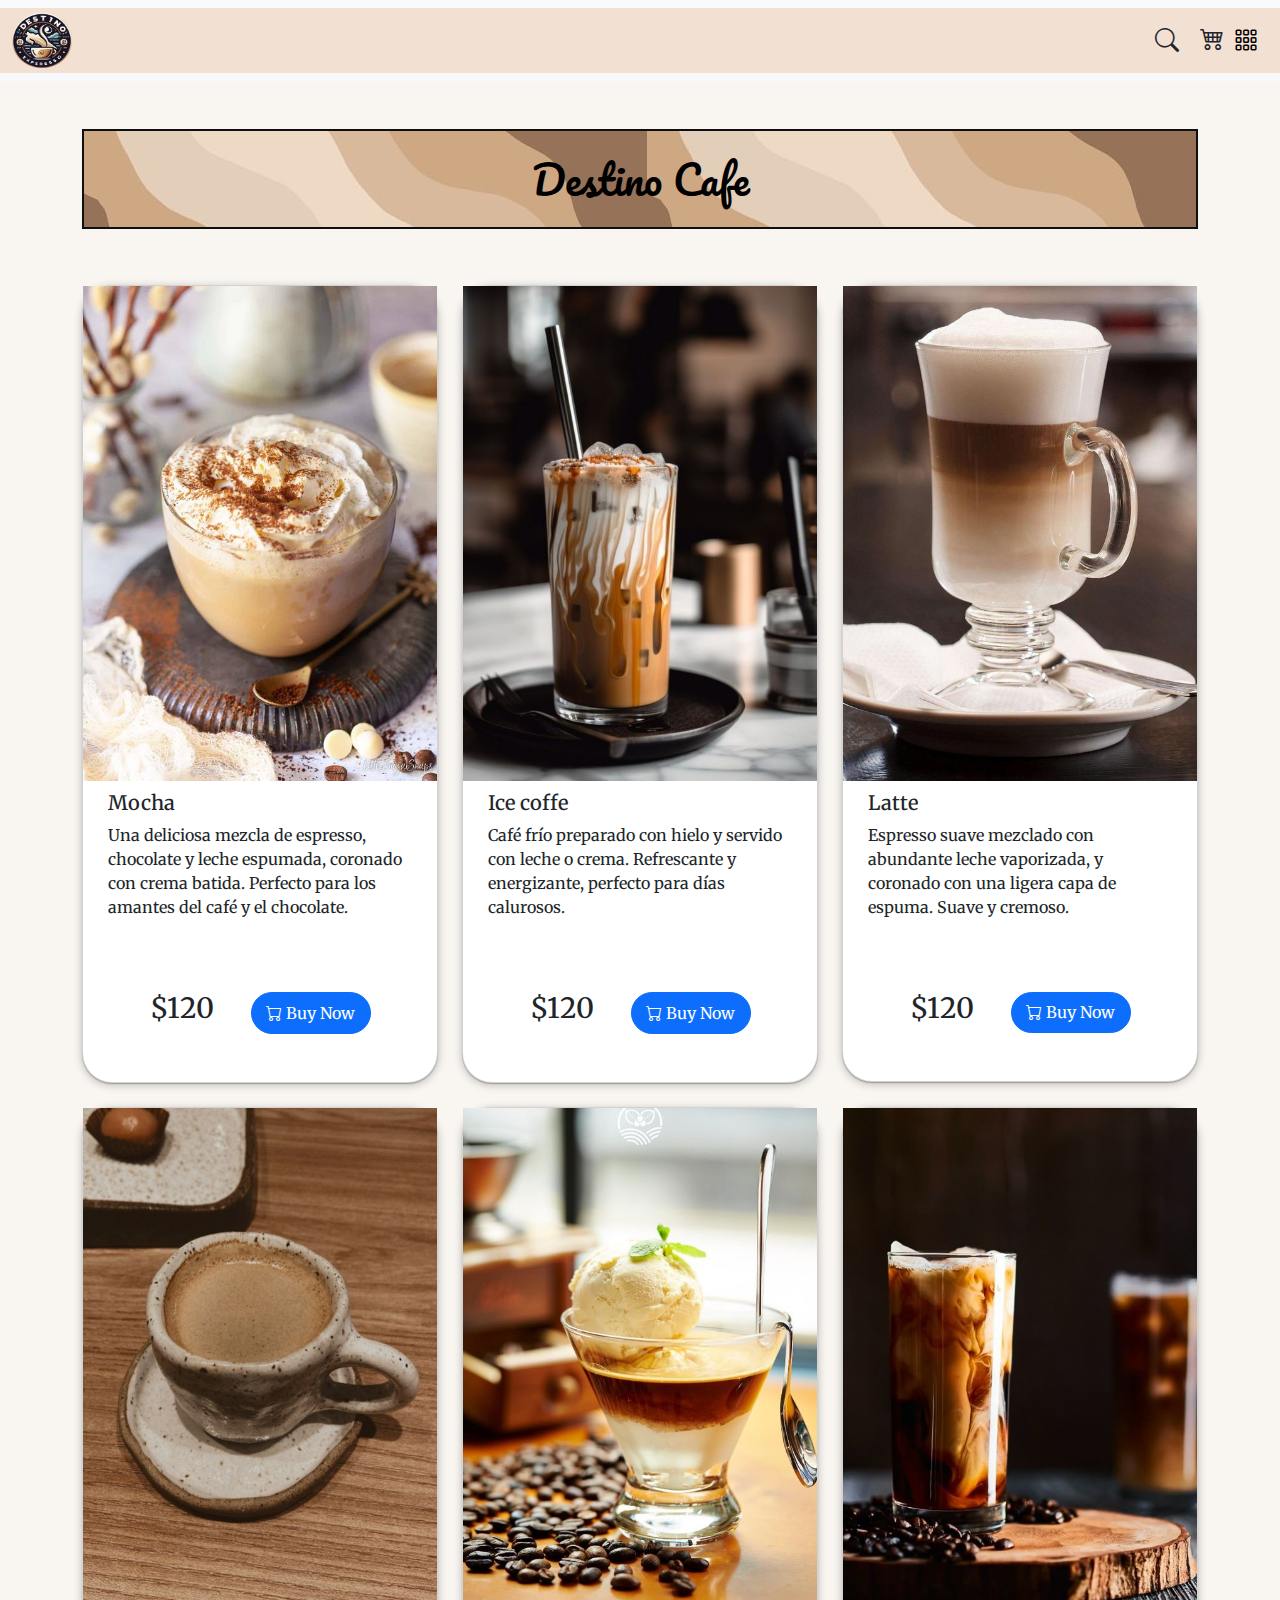
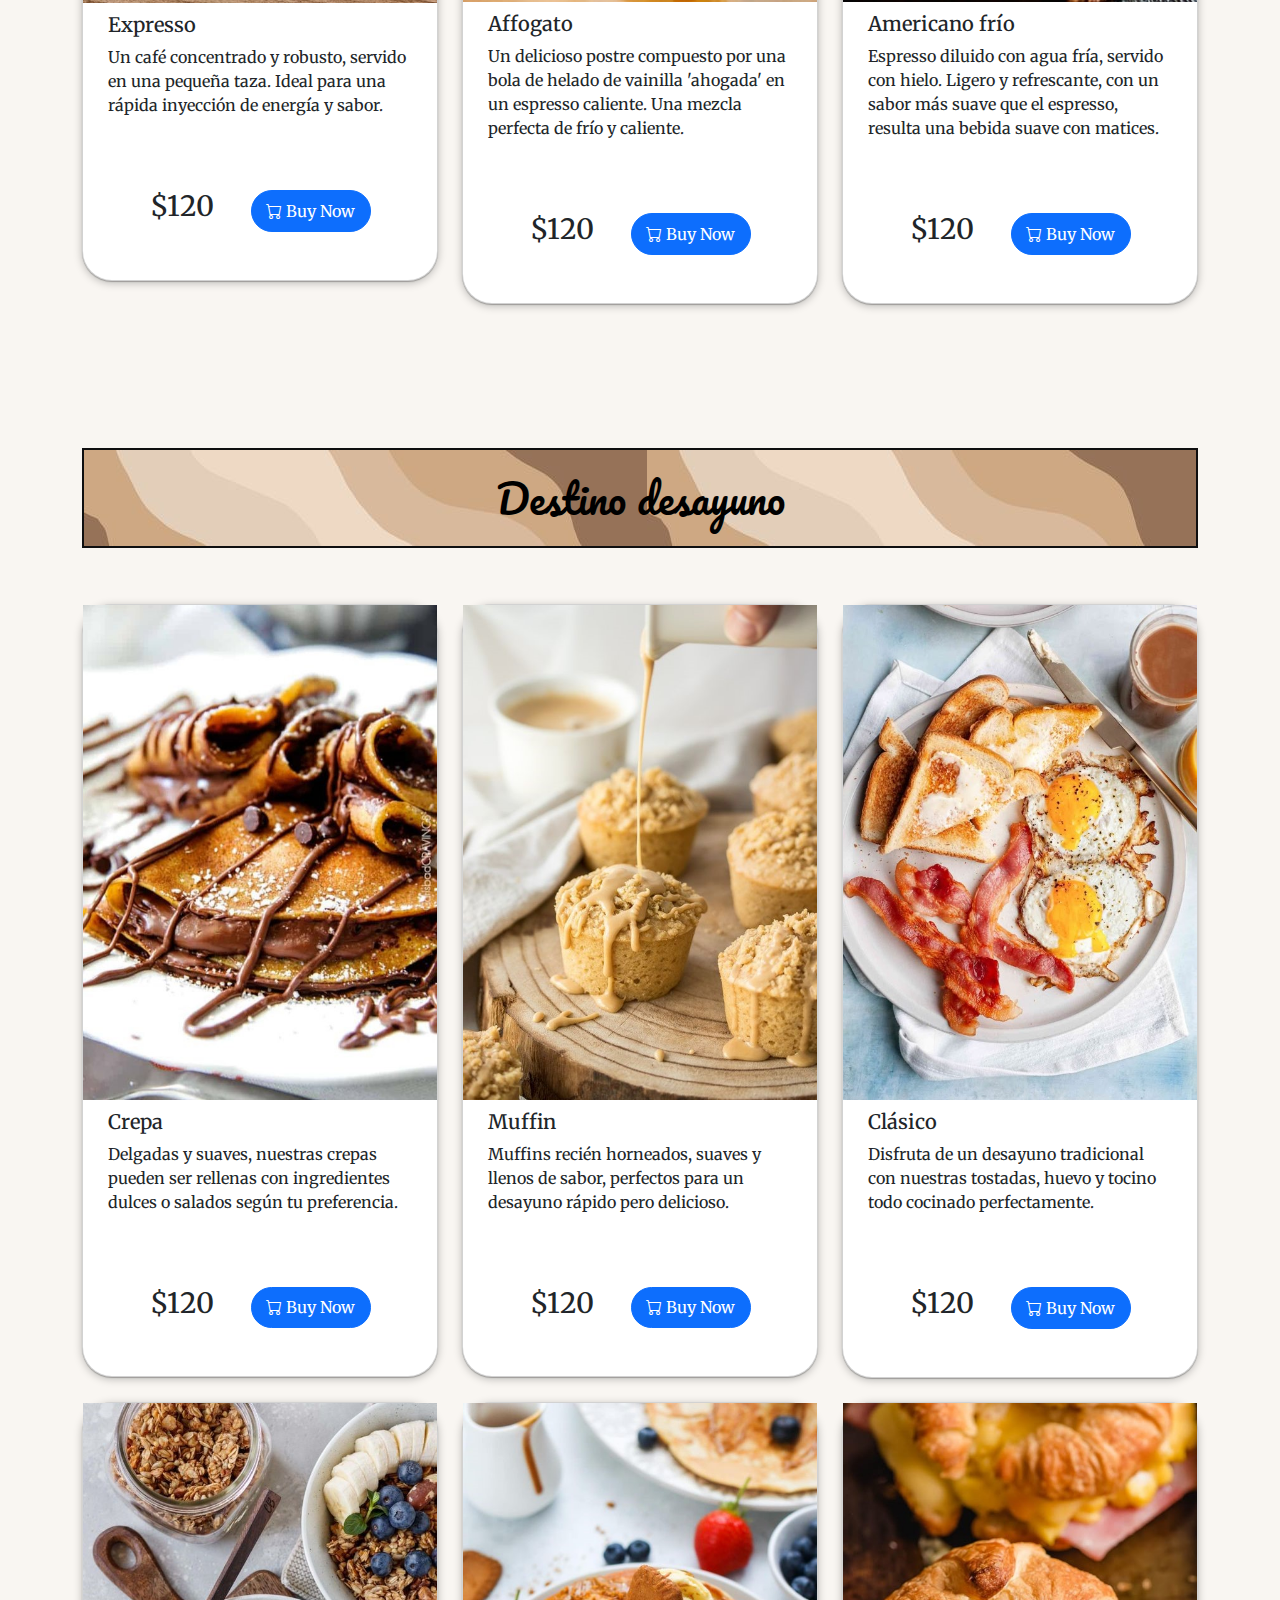
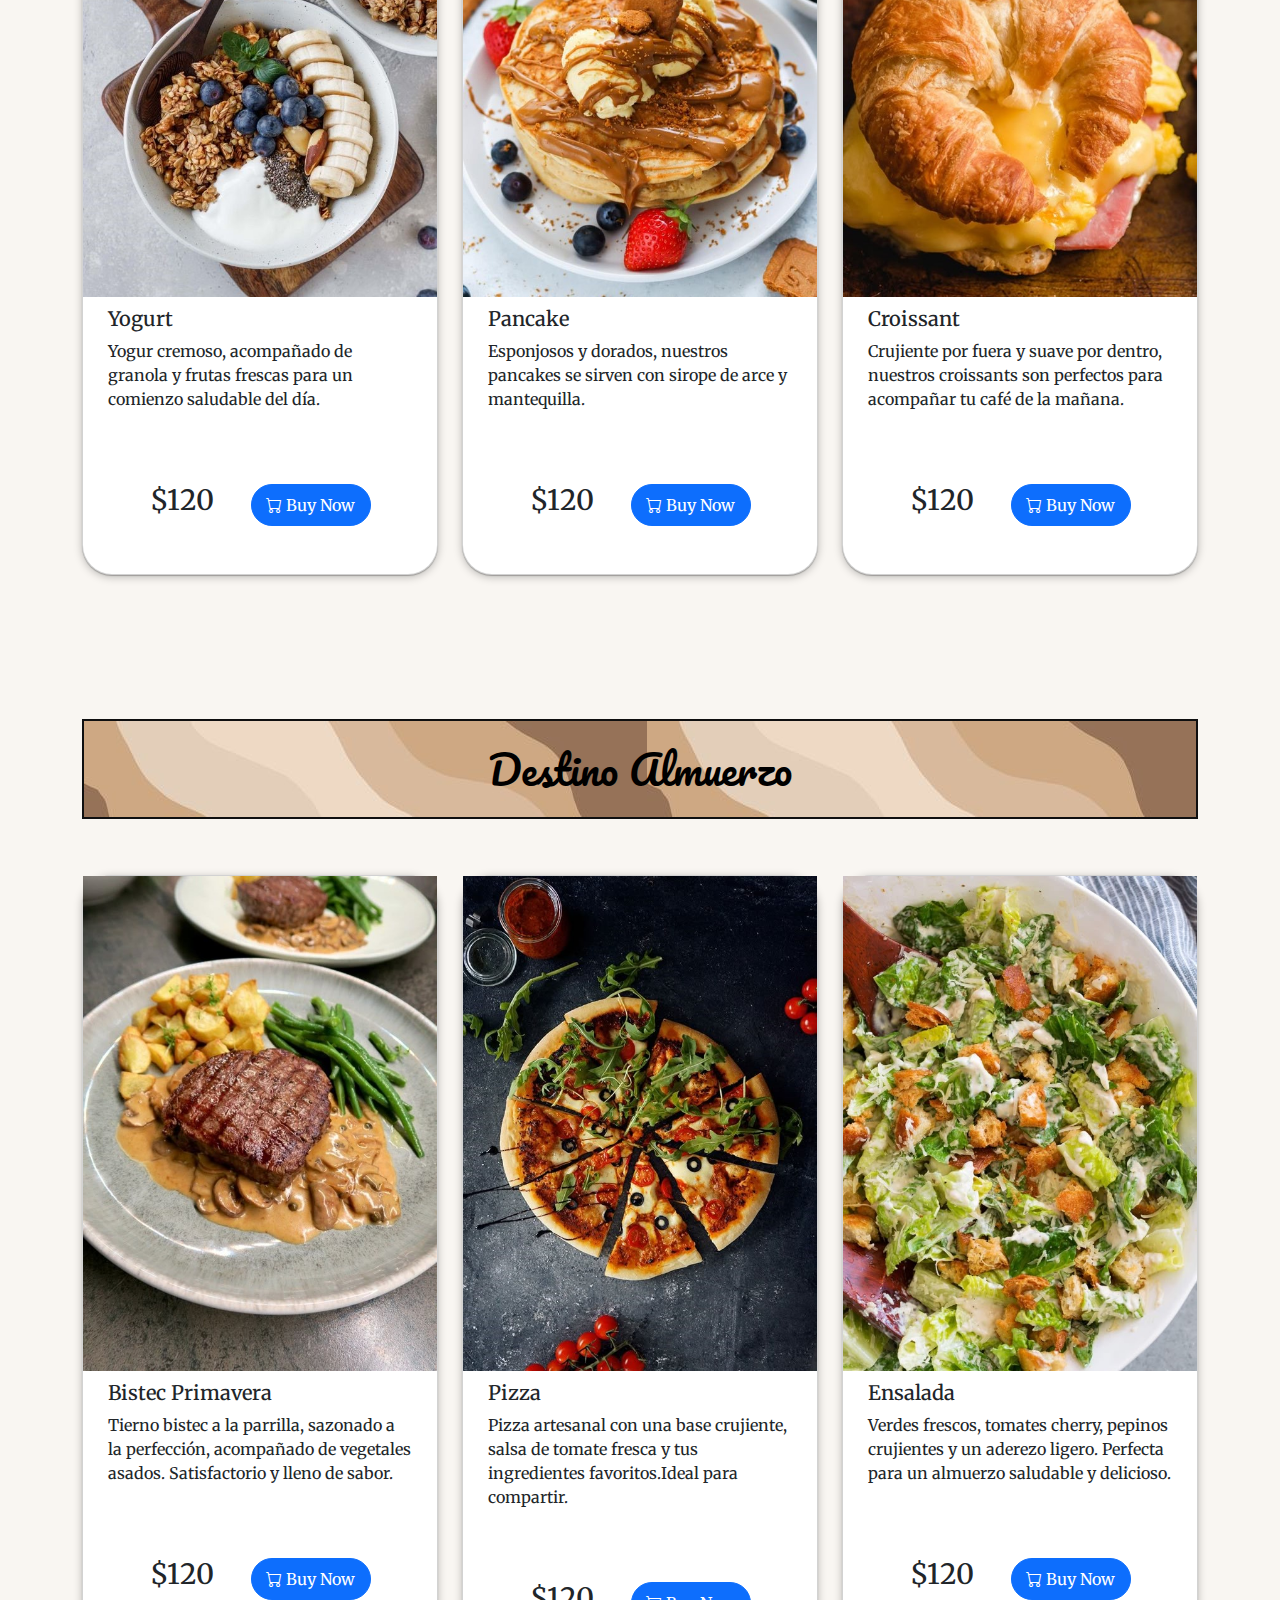
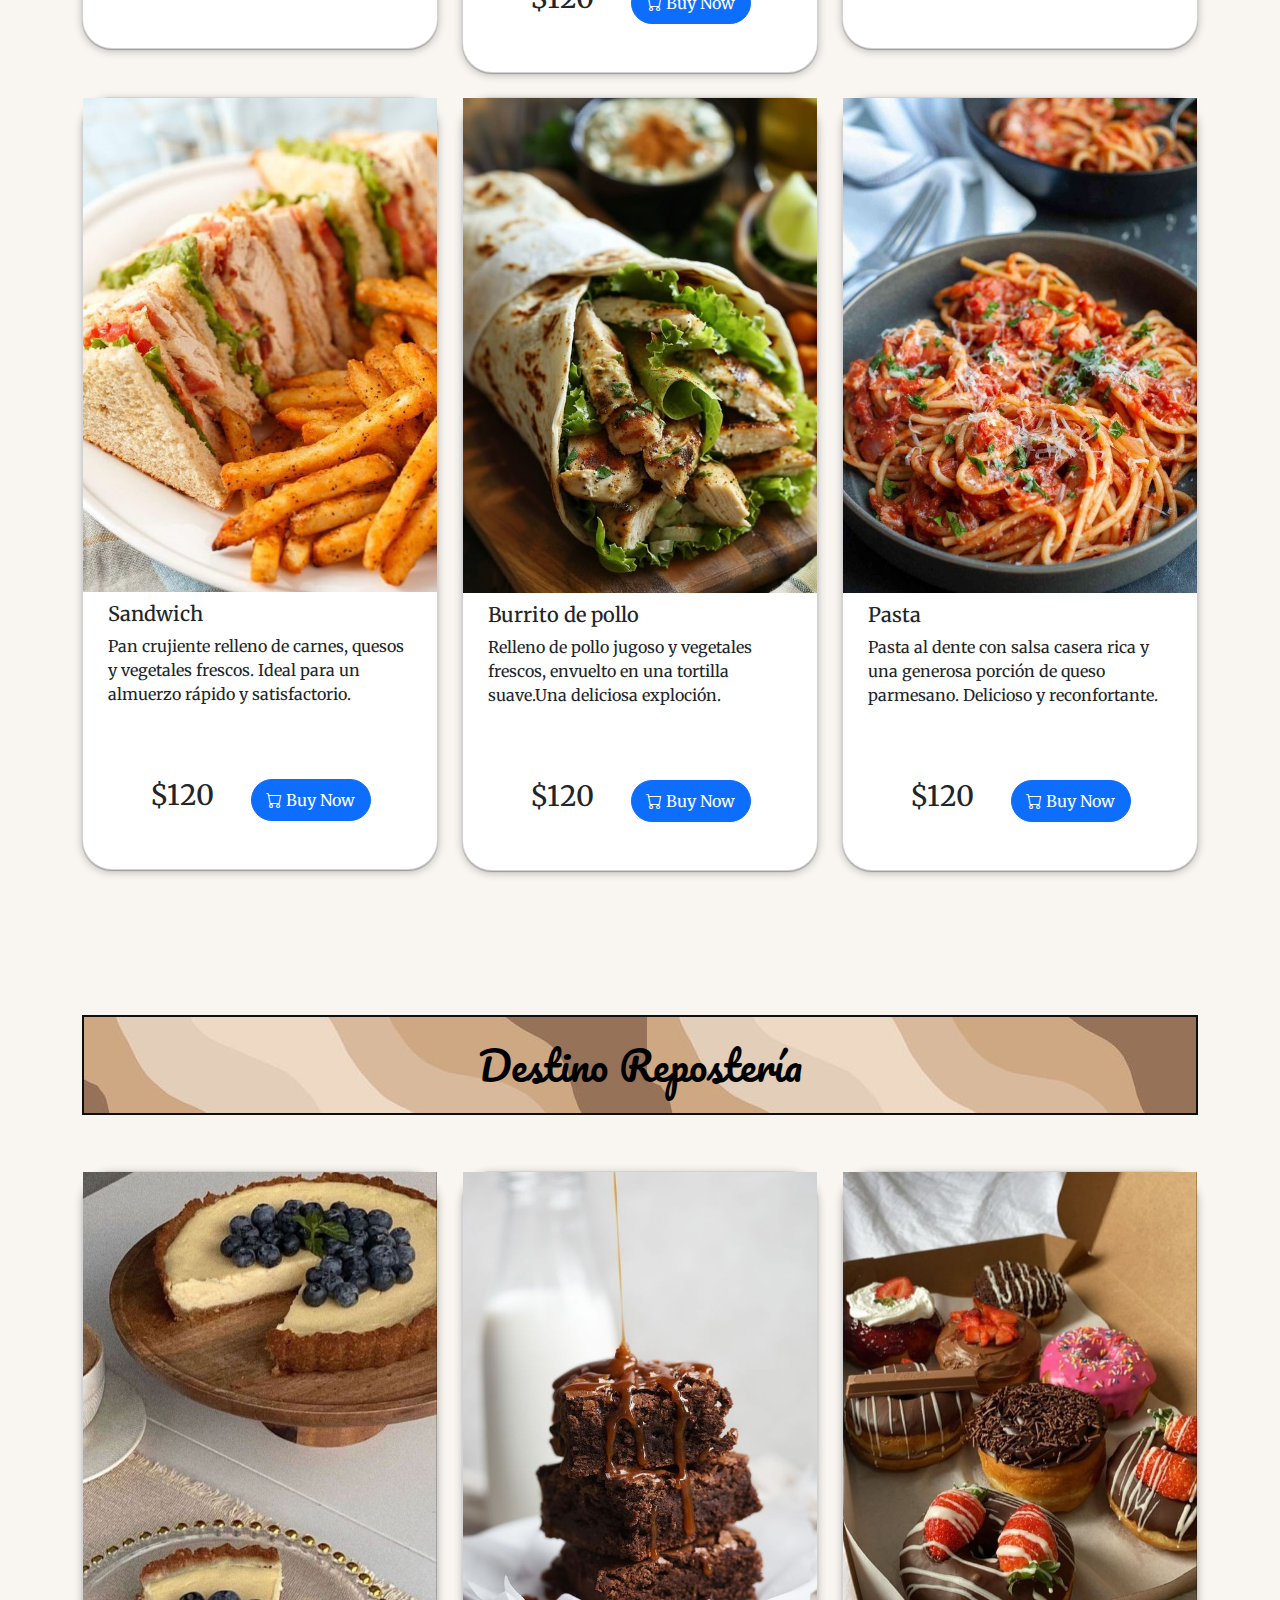
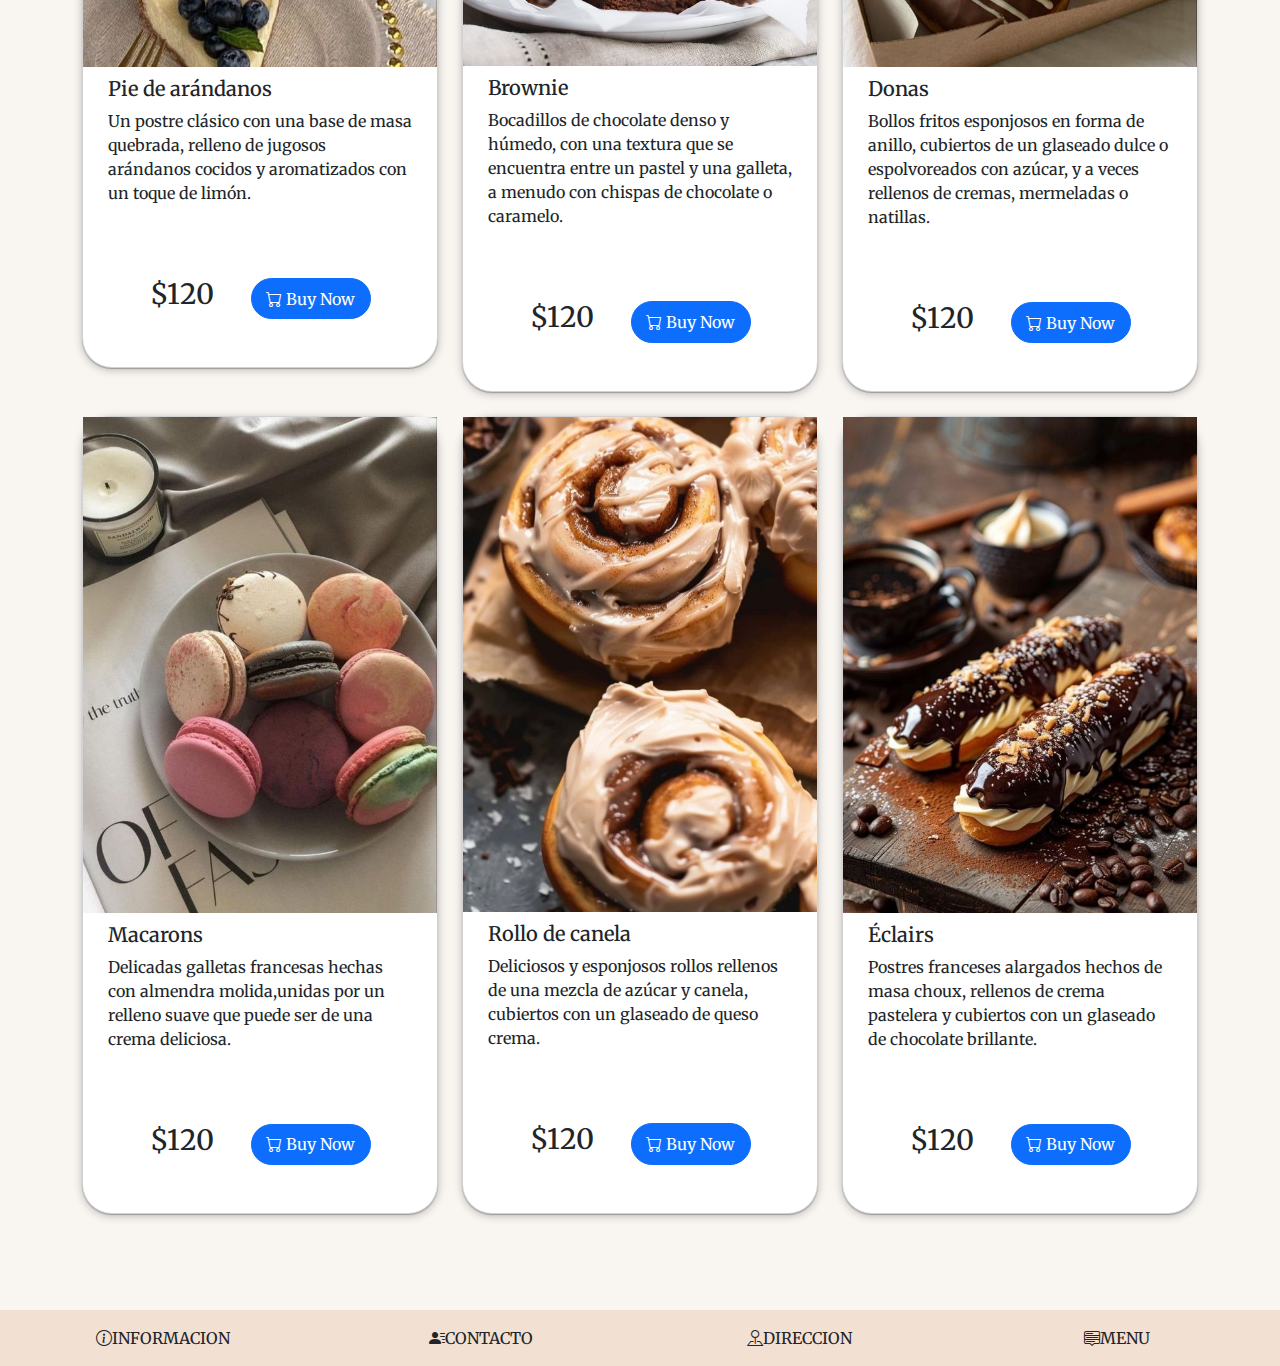
<file: index2.html>
<!DOCTYPE html>
<html lang="en">
<head>
    <meta charset="UTF-8">
    <meta name="viewport" content="width=device-width, initial-scale=1.0">
    <link rel="stylesheet" href="css/bootstrap.min.css">
    <link rel="stylesheet" href="https://cdn.jsdelivr.net/npm/bootstrap-icons@1.11.3/font/bootstrap-icons.min.css">
    <link rel="stylesheet" href="css/style2.css">
    <title>Document</title>
</head>
<body>
    <nav class="navbar bg-body-tertiary">
        <div class="container-fluid" style="background-color: #f2e0d3;">
          <a class="navbar-brand">
            <img src="Images/descarga.png" alt="" width="60" height="55">
          </a>
          <form class="d-flex" role="search">
            <div class="dropdown">
                <button class="btn" type="button" data-bs-toggle="dropdown" aria-expanded="false">
                    <i class="bi bi-search me-2 icon" style="align-self: center;"></i> 
                </button>
                <ul class="dropdown-menu">
                    <div class="col"><a href="../index3.html" class="text-decoration-none text-dark text-center p-3">Cafe</a></div>
                  <div class="col"><a href="../index4.html" class="text-decoration-none text-dark text-center p-3">Desayuno</a></div>
                  <div class="col"><a href="../index5.html" class="text-decoration-none text-dark text-center p-3">Almuerzo</a></div>
                  <div class="col"><a href="../index6.html" class="text-decoration-none text-dark text-center p-3">Repostería</a></div>
                </ul>
              </div>
            <i class="bi bi-cart4 icon"style="max-width: 55px; padding-top: 5px;"></i>
            <div class="col d-flex justify-content-center align-items-center"><a href="../index1.html"> <i class="bi bi-grid-3x3-gap icon" style="color: black;"></i></a></div>
          </form>
        </div>
      </nav>
    <!-- contenido menu -->
   <div class="container py-5">
    <h1 class="text-center encabezado">Destino Cafe</h1>
    <div class="row row-cols-1 row-cols-md-3 g-4 py-5">
        <div class="col">
            <div class="card"> 
            <img src="Images/css2/mocca.jpg" alt="">
            <div class="card-body">
                <h5 class="card-title">Mocha</h5>
                <p class="card-text">Una deliciosa mezcla de espresso, chocolate y leche espumada, coronado con crema batida. Perfecto para los amantes del café y el chocolate.</p>
            </div>
            <div class="d-flex justify-content-around m-5">
                <h3>$120</h3>
                <button class="btn btn-primary">
                <i class="bi bi-cart"></i> Buy Now
                </button>
            </div>
            </div>
        </div>
        <div class="col">
            <div class="card"> 
            <img src="Images/css2/Ice coffe.jpg" alt="">
            <div class="card-body">
                <h5 class="card-title">Ice coffe</h5>
                <p class="card-text">Café frío preparado con hielo y servido con leche o crema. Refrescante y energizante, perfecto para días calurosos.</p>
            </div>
            <div class="d-flex justify-content-around m-5">
                <h3>$120</h3>
                <button class="btn btn-primary">
                <i class="bi bi-cart"></i> Buy Now
                </button>
            </div>
            </div>
        </div>
        <div class="col">
            <div class="card"> 
            <img src="Images/css2/latte.jpg" alt="">
            <div class="card-body">
                <h5 class="card-title">Latte</h5>
                <p class="card-text">Espresso suave mezclado con abundante leche vaporizada, y coronado con una ligera capa de espuma. Suave y cremoso.</p>
            </div>
            <div class="d-flex justify-content-around m-5">
                <h3>$120</h3>
                <button class="btn btn-primary">
                <i class="bi bi-cart"></i> Buy Now
                </button>
            </div>
            </div>
        </div>
        <div class="col">
            <div class="card"> 
            <img src="Images/css2/expresso.jpg" alt="">
            <div class="card-body">
                <h5 class="card-title">Expresso</h5>
                <p class="card-text">Un café concentrado y robusto, servido en una pequeña taza. Ideal para una rápida inyección de energía y sabor.</p>
            </div>
            <div class="d-flex justify-content-around m-5">
                <h3>$120</h3>
                <button class="btn btn-primary">
                <i class="bi bi-cart"></i> Buy Now
                </button>
            </div>
            </div>
        </div>
        <div class="col">
            <div class="card"> 
            <img src="Images/css2/affogato.jpg" alt="">
            <div class="card-body">
                <h5 class="card-title">Affogato</h5>
                <p class="card-text">Un delicioso postre compuesto por una bola de helado de vainilla 'ahogada' en un espresso caliente. Una mezcla perfecta de frío y caliente.</p>
            </div>
            <div class="d-flex justify-content-around m-5">
                <h3>$120</h3>
                <button class="btn btn-primary">
                <i class="bi bi-cart"></i> Buy Now
                </button>
            </div>
            </div>
        </div>
        <div class="col">
            <div class="card"> 
            <img src="Images/css2/americano frio.jpg" alt="">
            <div class="card-body">
                <h5 class="card-title">Americano frío</h5>
                <p class="card-text">Espresso diluido con agua fría, servido con hielo. Ligero y refrescante, con un sabor más suave que el espresso, resulta una bebida suave con matices.</p>
            </div>
            <div class="d-flex justify-content-around m-5">
                <h3>$120</h3>
                <button class="btn btn-primary">
                <i class="bi bi-cart"></i> Buy Now
                </button>
            </div>
            </div>
        </div>
    </div>
   </div>
   <!-- Almuerzo -->
   <div class="container py-5">
    <h1 class="text-center encabezado">Destino desayuno</h1> 
    <div class="row row-cols-1 row-cols-md-3 g-4 py-5">
        <div class="col">
            <div class="card"> 
                <img src="Images/css2/crepa.jpg" alt="">
                <div class="card-body">
                    <h5 class="card-title">Crepa</h5>
                    <p class="card-text">Delgadas y suaves, nuestras crepas pueden ser rellenas con ingredientes dulces o salados según tu preferencia.</p>
                </div>
                <div class="d-flex justify-content-around m-5">
                    <h3>$120</h3>
                    <button class="btn btn-primary">
                        <i class="bi bi-cart"></i> Buy Now
                    </button>
                </div>
            </div>
        </div>
        <div class="col">
            <div class="card"> 
                <img src="Images/css2/mofins.jpg" alt="">
                <div class="card-body">
                    <h5 class="card-title">Muffin</h5>
                    <p class="card-text">Muffins recién horneados, suaves y llenos de sabor, perfectos para un desayuno rápido pero delicioso.</p>
                </div>
                <div class="d-flex justify-content-around m-5">
                    <h3>$120</h3>
                    <button class="btn btn-primary">
                        <i class="bi bi-cart"></i> Buy Now
                    </button>
                </div>
            </div>
        </div>
        <div class="col">
            <div class="card"> 
                <img src="Images/css2/huevos.jpg" alt="">
                <div class="card-body">
                    <h5 class="card-title">Clásico</h5>
                    <p class="card-text">Disfruta de un desayuno tradicional con nuestras tostadas, huevo y tocino todo cocinado perfectamente.</p>
                </div>
                <div class="d-flex justify-content-around m-5">
                    <h3>$120</h3>
                    <button class="btn btn-primary">
                        <i class="bi bi-cart"></i> Buy Now
                    </button>
                </div>
            </div>
        </div>
        <div class="col">
            <div class="card"> 
                <img src="Images/css2/yugourt.jpg" alt="">
                <div class="card-body">
                    <h5 class="card-title">Yogurt</h5>
                    <p class="card-text">Yogur cremoso, acompañado de granola y frutas frescas para un comienzo saludable del día.</p>
                </div>
                <div class="d-flex justify-content-around m-5">
                    <h3>$120</h3>
                    <button class="btn btn-primary">
                        <i class="bi bi-cart"></i> Buy Now
                    </button>
                </div>
            </div>
        </div>
        <div class="col">
            <div class="card"> 
                <img src="Images/css2/pancake.jpg" alt="">
                <div class="card-body">
                    <h5 class="card-title">Pancake</h5>
                    <p class="card-text">Esponjosos y dorados, nuestros pancakes se sirven con sirope de arce y mantequilla.</p>
                </div>
                <div class="d-flex justify-content-around m-5">
                    <h3>$120</h3>
                    <button class="btn btn-primary">
                        <i class="bi bi-cart"></i> Buy Now
                    </button>
                </div>
            </div>
        </div>
        <div class="col">
            <div class="card"> 
                <img src="Images/css2/cancrejo.jpg" alt="">
                <div class="card-body">
                    <h5 class="card-title">Croissant</h5>
                    <p class="card-text">Crujiente por fuera y suave por dentro, nuestros croissants son perfectos para acompañar tu café de la mañana.</p>
                </div>
                <div class="d-flex justify-content-around m-5">
                    <h3>$120</h3>
                    <button class="btn btn-primary">
                        <i class="bi bi-cart"></i> Buy Now
                    </button>
                </div>
            </div>
        </div>
    </div>
</div>
        <!-- reposteria -->
        <div class="container py-5">
            <h1 class="text-center encabezado">Destino Almuerzo</h1> <!-- Cambiado a "Destino Almuerzo" -->
            <div class="row row-cols-1 row-cols-md-3 g-4 py-5">
                <div class="col">
                    <div class="card"> 
                        <img src="Images/css2/bistec.jpg" alt="">
                        <div class="card-body">
                            <h5 class="card-title">Bistec Primavera</h5>
                            <p class="card-text">Tierno bistec a la parrilla, sazonado a la perfección, acompañado de vegetales asados. Satisfactorio y lleno de sabor.</p>
                        </div>
                        <div class="d-flex justify-content-around m-5">
                            <h3>$120</h3>
                            <button class="btn btn-primary">
                                <i class="bi bi-cart"></i> Buy Now
                            </button>
                        </div>
                    </div>
                </div>
                <div class="col">
                    <div class="card"> 
                        <img src="Images/css2/pizza.jpg" alt="">
                        <div class="card-body">
                            <h5 class="card-title">Pizza</h5>
                            <p class="card-text">Pizza artesanal con una base crujiente, salsa de tomate fresca y tus ingredientes favoritos.Ideal para compartir.</p>
                        </div>
                        <div class="d-flex justify-content-around m-5">
                            <h3>$120</h3>
                            <button class="btn btn-primary">
                                <i class="bi bi-cart"></i> Buy Now
                            </button>
                        </div>
                    </div>
                </div>
                <div class="col">
                    <div class="card"> 
                        <img src="Images/css2/ensalada.jpg" alt="">
                        <div class="card-body">
                            <h5 class="card-title">Ensalada</h5>
                            <p class="card-text">Verdes frescos, tomates cherry, pepinos crujientes y un aderezo ligero. Perfecta para un almuerzo saludable y delicioso.</p>
                        </div>
                        <div class="d-flex justify-content-around m-5">
                            <h3>$120</h3>
                            <button class="btn btn-primary">
                                <i class="bi bi-cart"></i> Buy Now
                            </button>
                        </div>
                    </div>
                </div>
                <div class="col">
                    <div class="card"> 
                        <img src="Images/css2/emparedado.jpg" alt="">
                        <div class="card-body">
                            <h5 class="card-title">Sandwich</h5>
                            <p class="card-text">Pan crujiente relleno de carnes, quesos y vegetales frescos. Ideal para un almuerzo rápido y satisfactorio.</p>
                        </div>
                        <div class="d-flex justify-content-around m-5">
                            <h3>$120</h3>
                            <button class="btn btn-primary">
                                <i class="bi bi-cart"></i> Buy Now
                            </button>
                        </div>
                    </div>
                </div>
                <div class="col">
                    <div class="card"> 
                        <img src="Images/css2/buurritttttto.jpg" alt="">
                        <div class="card-body">
                            <h5 class="card-title">Burrito de pollo</h5>
                            <p class="card-text">Relleno de pollo jugoso y vegetales frescos, envuelto en una tortilla suave.Una deliciosa exploción.</p>
                        </div>
                        <div class="d-flex justify-content-around m-5">
                            <h3>$120</h3>
                            <button class="btn btn-primary">
                                <i class="bi bi-cart"></i> Buy Now
                            </button>
                        </div>
                    </div>
                </div>
                <div class="col">
                    <div class="card"> 
                        <img src="Images/css2/Pasta 2.jpg" alt="">
                        <div class="card-body">
                            <h5 class="card-title">Pasta</h5>
                            <p class="card-text">Pasta al dente con salsa casera rica y una generosa porción de queso parmesano. Delicioso y reconfortante.</p>
                        </div>
                        <div class="d-flex justify-content-around m-5">
                            <h3>$120</h3>
                            <button class="btn btn-primary">
                                <i class="bi bi-cart"></i> Buy Now
                            </button>
                        </div>
                    </div>
                </div>

            </div>
        </div>
    <!-- reposteria -->
        <div class="container py-5">
            <h1 class="text-center encabezado">Destino Repostería</h1>
            <div class="row row-cols-1 row-cols-md-3 g-4 py-5">
                <div class="col">
                    <div class="card"> 
                    <img src="Images/css2/Pie.jpg" alt="">
                    <div class="card-body">
                        <h5 class="card-title">Pie de arándanos</h5>
                        <p class="card-text">Un postre clásico con una base de masa quebrada, relleno de jugosos arándanos cocidos y aromatizados con un toque de limón.</p>
                    </div>
                    <div class="d-flex justify-content-around m-5">
                        <h3>$120</h3>
                        <button class="btn btn-primary">
                        <i class="bi bi-cart"></i> Buy Now
                        </button>
                    </div>
                    </div>
                </div>
                <div class="col">
                    <div class="card"> 
                    <img src="Images/css2/browni.jpg" alt="">
                    <div class="card-body">
                        <h5 class="card-title">Brownie</h5>
                        <p class="card-text">Bocadillos de chocolate denso y húmedo, con una textura que se encuentra entre un pastel y una galleta, a menudo con chispas de chocolate o caramelo.</p>
                    </div>
                    <div class="d-flex justify-content-around m-5">
                        <h3>$120</h3>
                        <button class="btn btn-primary">
                        <i class="bi bi-cart"></i> Buy Now
                        </button>
                    </div>
                    </div>
                </div>
                <div class="col">
                    <div class="card"> 
                    <img src="Images/css2/donas.jpg" alt="">
                    <div class="card-body">
                        <h5 class="card-title">Donas</h5>
                        <p class="card-text">Bollos fritos esponjosos en forma de anillo, cubiertos de un glaseado dulce o espolvoreados con azúcar, y a veces rellenos de cremas, mermeladas o natillas.</p>
                    </div>
                    <div class="d-flex justify-content-around m-5">
                        <h3>$120</h3>
                        <button class="btn btn-primary">
                        <i class="bi bi-cart"></i> Buy Now
                        </button>
                    </div>
                    </div>
                </div>
                <div class="col">
                    <div class="card"> 
                    <img src="Images/css2/maaroons.jpg" alt="">
                    <div class="card-body">
                        <h5 class="card-title">Macarons</h5>
                        <p class="card-text">Delicadas galletas francesas hechas con almendra molida,unidas por un relleno suave que puede ser de una crema deliciosa.</p>
                    </div>
                    <div class="d-flex justify-content-around m-5">
                        <h3>$120</h3>
                        <button class="btn btn-primary">
                        <i class="bi bi-cart"></i> Buy Now
                        </button>
                    </div>
                    </div>
                </div>
                <div class="col">
                    <div class="card"> 
                    <img src="Images/css2/rollo de canela.jpg" alt="">
                    <div class="card-body">
                        <h5 class="card-title">Rollo de canela</h5>
                        <p class="card-text">Deliciosos y esponjosos rollos rellenos de una mezcla de azúcar y canela, cubiertos con un glaseado de queso crema.</p>
                    </div>
                    <div class="d-flex justify-content-around m-5">
                        <h3>$120</h3>
                        <button class="btn btn-primary">
                        <i class="bi bi-cart"></i> Buy Now
                        </button>
                    </div>
                    </div>
                </div>
                <div class="col">
                    <div class="card"> 
                    <img src="Images/css2/eclairs.jpg" alt="">
                    <div class="card-body">
                        <h5 class="card-title">Éclairs</h5>
                        <p class="card-text">Postres franceses alargados hechos de masa choux, rellenos de crema pastelera y cubiertos con un glaseado de chocolate brillante.</p>
                    </div>
                    <div class="d-flex justify-content-around m-5">
                        <h3>$120</h3>
                        <button class="btn btn-primary">
                        <i class="bi bi-cart"></i> Buy Now
                        </button>
                    </div>
                    </div>
                </div>
            </div>
           </div>
        





   
        
        

<!-- barra final -->
        
        <footer>
            <div class="container-fluid p-3 text-center" style="background-color: #f2e0d3;">
              <div class="row">
                <div class="col"><a href="#" class="text-decoration-none text-dark"><i class="bi bi-info-circle"></i>INFORMACION</a></div>
                <div class="col"><a href="#" class="text-decoration-none text-dark"><i class="bi bi-person-lines-fill"></i>CONTACTO</a></div>
                <div class="col"><a href="#" class="text-decoration-none text-dark"><i class="bi bi-pin-map"></i>DIRECCION</a></div>
                <div class="col"><a href="../index1.html" class="text-decoration-none text-dark"><i class="bi bi-menu-up"></i>MENU</a></div>
              </div>
  
            </div>
          </footer>
      <script src="https://cdn.jsdelivr.net/npm/bootstrap@5.3.3/dist/js/bootstrap.bundle.min.js" integrity="sha384-YvpcrYf0tY3lHB60NNkmXc5s9fDVZLESaAA55NDzOxhy9GkcIdslK1eN7N6jIeHz" crossorigin="anonymous"></script>
    </body>
  

</body>
</html>
</file>
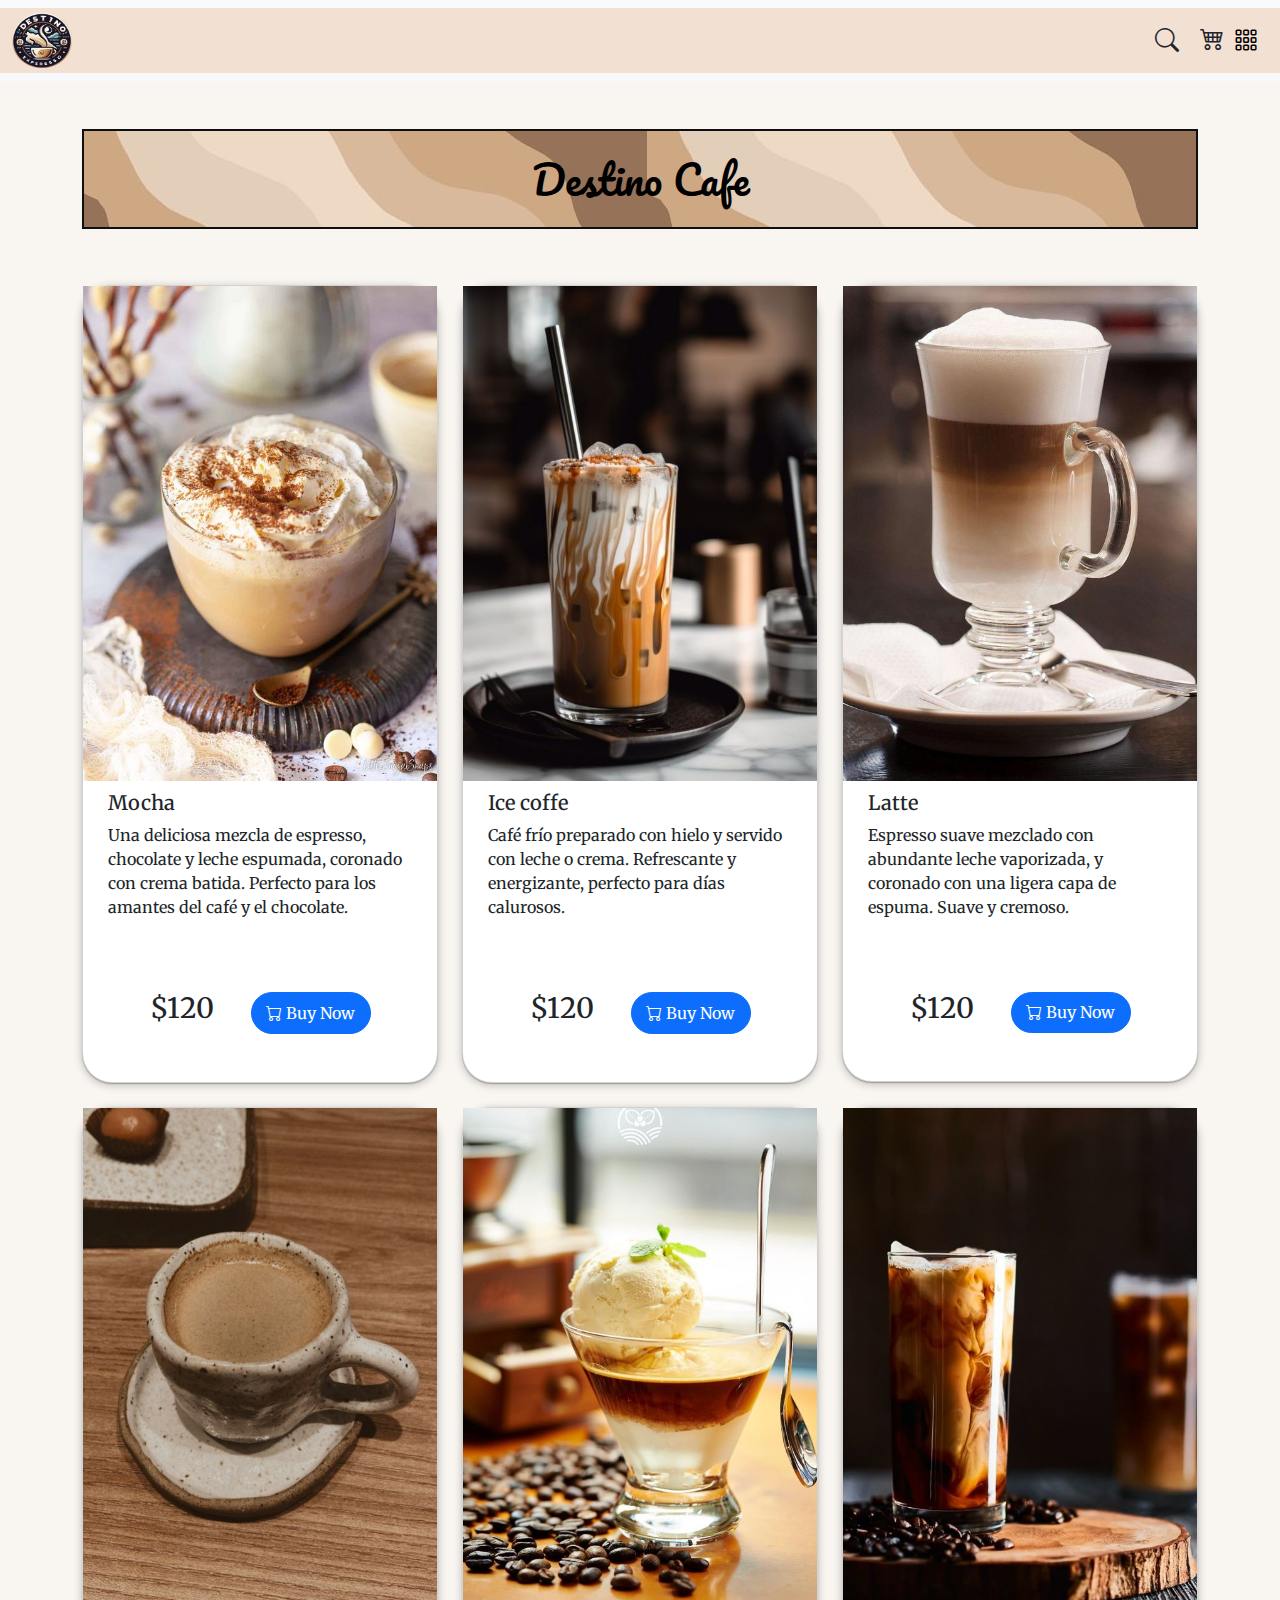
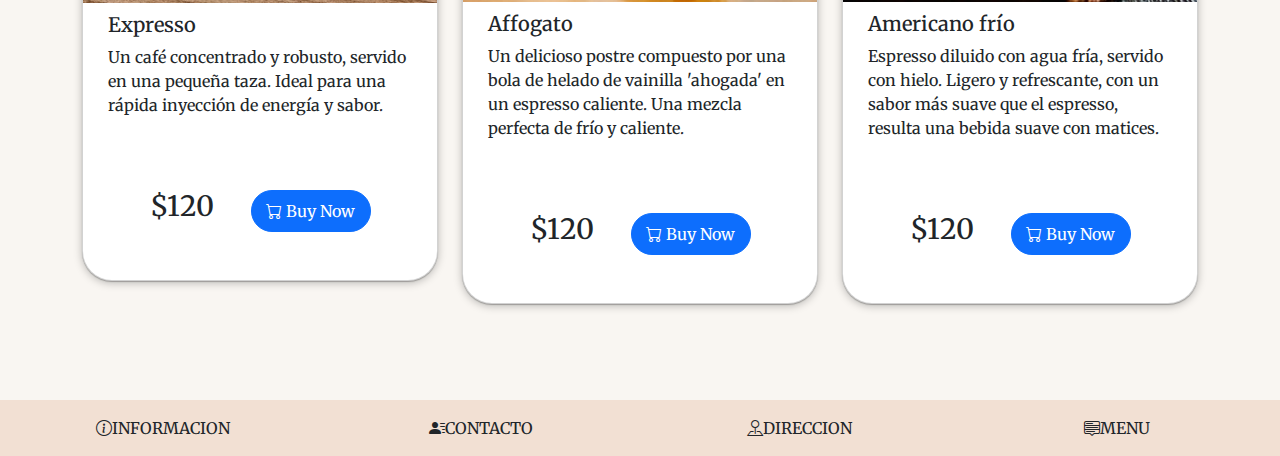
<file: index3.html>
<!DOCTYPE html>
<html lang="en">
<head>
    <meta charset="UTF-8">
    <meta name="viewport" content="width=device-width, initial-scale=1.0">
    <link rel="stylesheet" href="css/bootstrap.min.css">
    <link rel="stylesheet" href="https://cdn.jsdelivr.net/npm/bootstrap-icons@1.11.3/font/bootstrap-icons.min.css">
    <link rel="stylesheet" href="css/style2.css">
    <title>Document</title>
</head>
<body>
    <nav class="navbar bg-body-tertiary">
        <div class="container-fluid" style="background-color: #f2e0d3;">
          <a class="navbar-brand">
            <img src="Images/descarga.png" alt="" width="60" height="55">
          </a>
          <form class="d-flex" role="search">
            <div class="dropdown">
                <button class="btn" type="button" data-bs-toggle="dropdown" aria-expanded="false">
                    <i class="bi bi-search me-2 icon" style="align-self: center;"></i> 
                </button>
                <ul class="dropdown-menu">
                    <div class="col"><a href="../index3.html" class="text-decoration-none text-dark text-center p-3">Cafe</a></div>
                  <div class="col"><a href="../index4.html" class="text-decoration-none text-dark text-center p-3">Desayuno</a></div>
                  <div class="col"><a href="../index5.html" class="text-decoration-none text-dark text-center p-3">Almuerzo</a></div>
                </ul>
              </div>
            <i class="bi bi-cart4 icon" style="max-width: 55px; padding-top: 5px;"></i>
            <div class="col d-flex justify-content-center align-items-center"><a href="../index2.html"> <i class="bi bi-grid-3x3-gap icon" style="color: black;"></i></a></div>
          </form>
        </div>
      </nav>
    <!-- body -->
    <div class="container py-5">
        <h1 class="text-center encabezado">Destino Cafe</h1>
        <div class="row row-cols-1 row-cols-md-3 g-4 py-5">
            <div class="col">
                <div class="card"> 
                <img src="Images/css2/mocca.jpg" alt="">
                <div class="card-body">
                    <h5 class="card-title">Mocha</h5>
                    <p class="card-text">Una deliciosa mezcla de espresso, chocolate y leche espumada, coronado con crema batida. Perfecto para los amantes del café y el chocolate.</p>
                </div>
                <div class="d-flex justify-content-around m-5">
                    <h3>$120</h3>
                    <button class="btn btn-primary">
                    <i class="bi bi-cart"></i> Buy Now
                    </button>
                </div>
                </div>
            </div>
            <div class="col">
                <div class="card"> 
                <img src="Images/css2/Ice coffe.jpg" alt="">
                <div class="card-body">
                    <h5 class="card-title">Ice coffe</h5>
                    <p class="card-text">Café frío preparado con hielo y servido con leche o crema. Refrescante y energizante, perfecto para días calurosos.</p>
                </div>
                <div class="d-flex justify-content-around m-5">
                    <h3>$120</h3>
                    <button class="btn btn-primary">
                    <i class="bi bi-cart"></i> Buy Now
                    </button>
                </div>
                </div>
            </div>
            <div class="col">
                <div class="card"> 
                <img src="Images/css2/latte.jpg" alt="">
                <div class="card-body">
                    <h5 class="card-title">Latte</h5>
                    <p class="card-text">Espresso suave mezclado con abundante leche vaporizada, y coronado con una ligera capa de espuma. Suave y cremoso.</p>
                </div>
                <div class="d-flex justify-content-around m-5">
                    <h3>$120</h3>
                    <button class="btn btn-primary">
                    <i class="bi bi-cart"></i> Buy Now
                    </button>
                </div>
                </div>
            </div>
            <div class="col">
                <div class="card"> 
                <img src="Images/css2/expresso.jpg" alt="">
                <div class="card-body">
                    <h5 class="card-title">Expresso</h5>
                    <p class="card-text">Un café concentrado y robusto, servido en una pequeña taza. Ideal para una rápida inyección de energía y sabor.</p>
                </div>
                <div class="d-flex justify-content-around m-5">
                    <h3>$120</h3>
                    <button class="btn btn-primary">
                    <i class="bi bi-cart"></i> Buy Now
                    </button>
                </div>
                </div>
            </div>
            <div class="col">
                <div class="card"> 
                <img src="Images/css2/affogato.jpg" alt="">
                <div class="card-body">
                    <h5 class="card-title">Affogato</h5>
                    <p class="card-text">Un delicioso postre compuesto por una bola de helado de vainilla 'ahogada' en un espresso caliente. Una mezcla perfecta de frío y caliente.</p>
                </div>
                <div class="d-flex justify-content-around m-5">
                    <h3>$120</h3>
                    <button class="btn btn-primary">
                    <i class="bi bi-cart"></i> Buy Now
                    </button>
                </div>
                </div>
            </div>
            <div class="col">
                <div class="card"> 
                <img src="Images/css2/americano frio.jpg" alt="">
                <div class="card-body">
                    <h5 class="card-title">Americano frío</h5>
                    <p class="card-text">Espresso diluido con agua fría, servido con hielo. Ligero y refrescante, con un sabor más suave que el espresso, resulta una bebida suave con matices.</p>
                </div>
                <div class="d-flex justify-content-around m-5">
                    <h3>$120</h3>
                    <button class="btn btn-primary">
                    <i class="bi bi-cart"></i> Buy Now
                    </button>
                </div>
                </div>
            </div>
        </div>
       </div>












<!-- barra final -->
       
       <footer>
        <div class="container-fluid p-3 text-center" style="background-color: #f2e0d3;">
          <div class="row">
            <div class="col"><a href="#" class="text-decoration-none text-dark"><i class="bi bi-info-circle"></i>INFORMACION</a></div>
            <div class="col"><a href="#" class="text-decoration-none text-dark"><i class="bi bi-person-lines-fill"></i>CONTACTO</a></div>
            <div class="col"><a href="#" class="text-decoration-none text-dark"><i class="bi bi-pin-map"></i>DIRECCION</a></div>
            <div class="col"><a href="../index1.html" class="text-decoration-none text-dark"><i class="bi bi-menu-up"></i>MENU</a></div>
          </div>

        </div>
      </footer>

  </div>
  <script src="https://cdn.jsdelivr.net/npm/bootstrap@5.3.3/dist/js/bootstrap.bundle.min.js" integrity="sha384-YvpcrYf0tY3lHB60NNkmXc5s9fDVZLESaAA55NDzOxhy9GkcIdslK1eN7N6jIeHz" crossorigin="anonymous"></script>

    
</body>
</html>
</file>
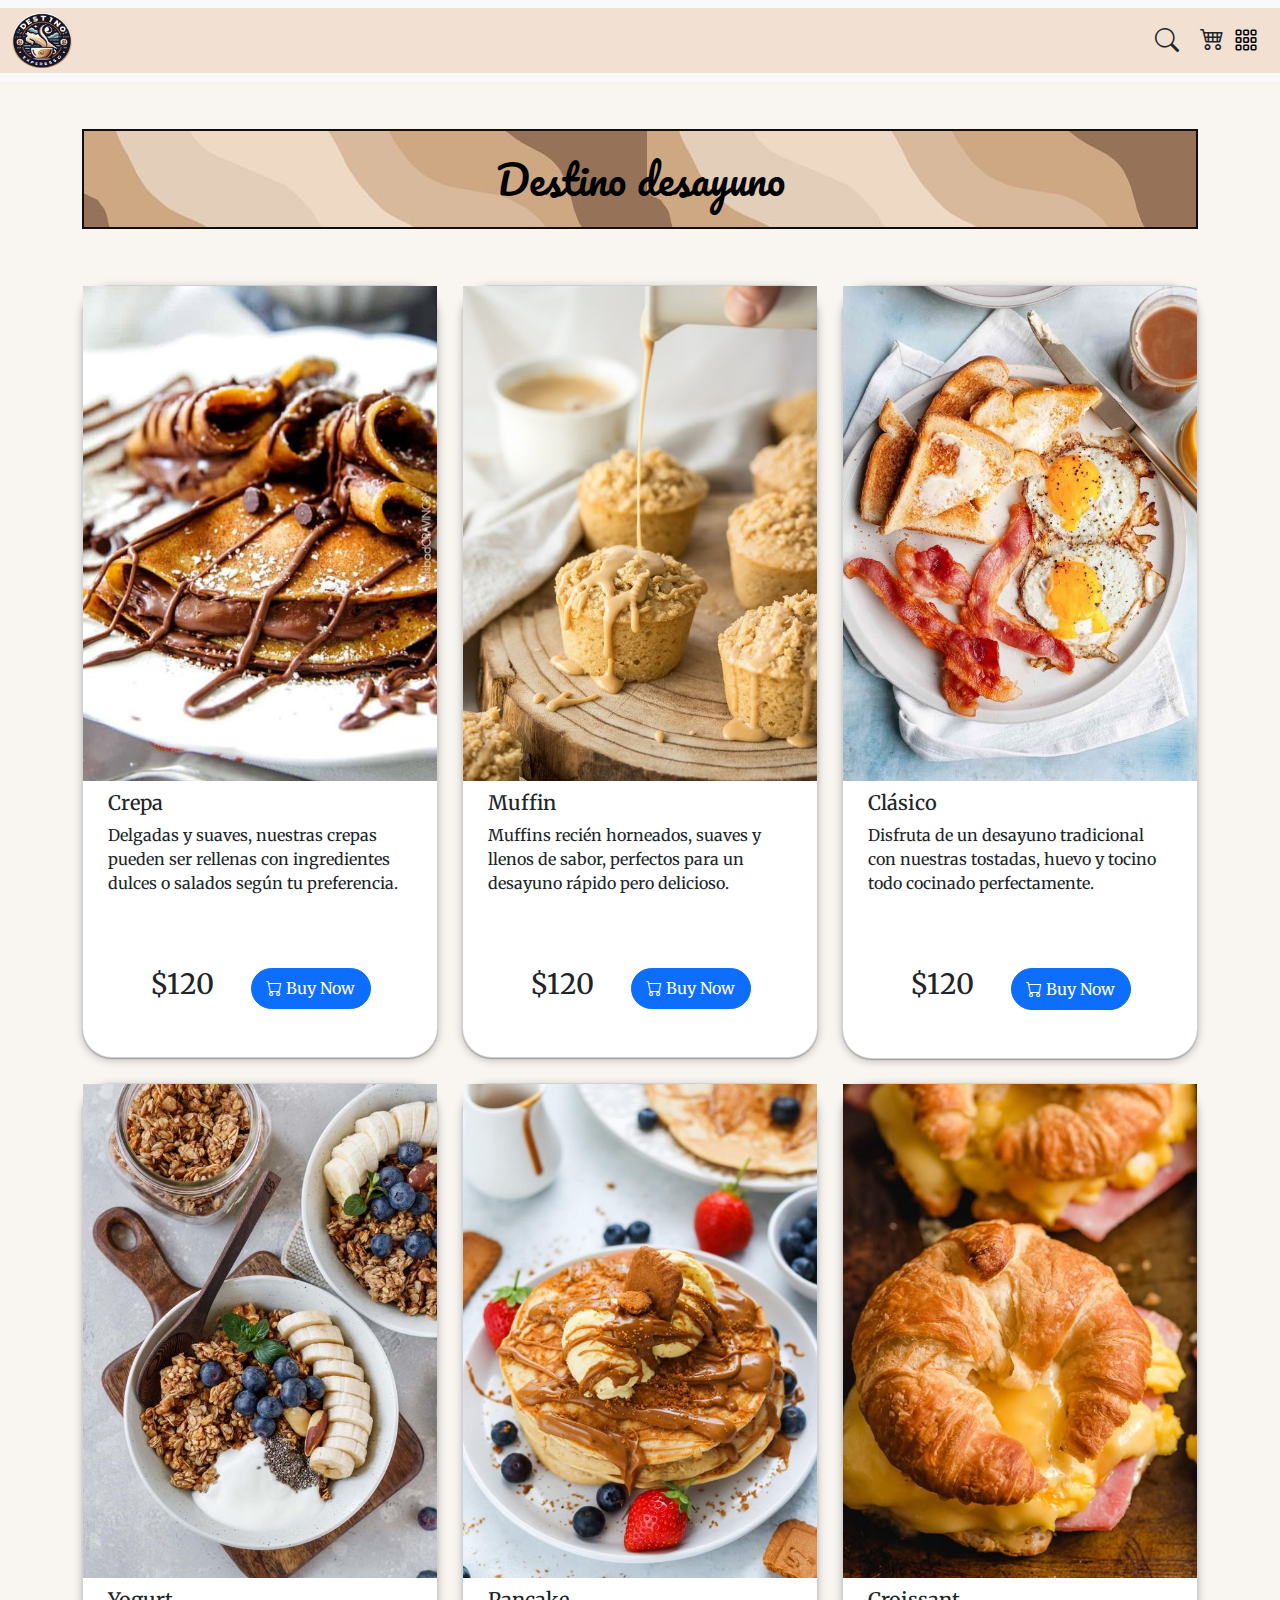
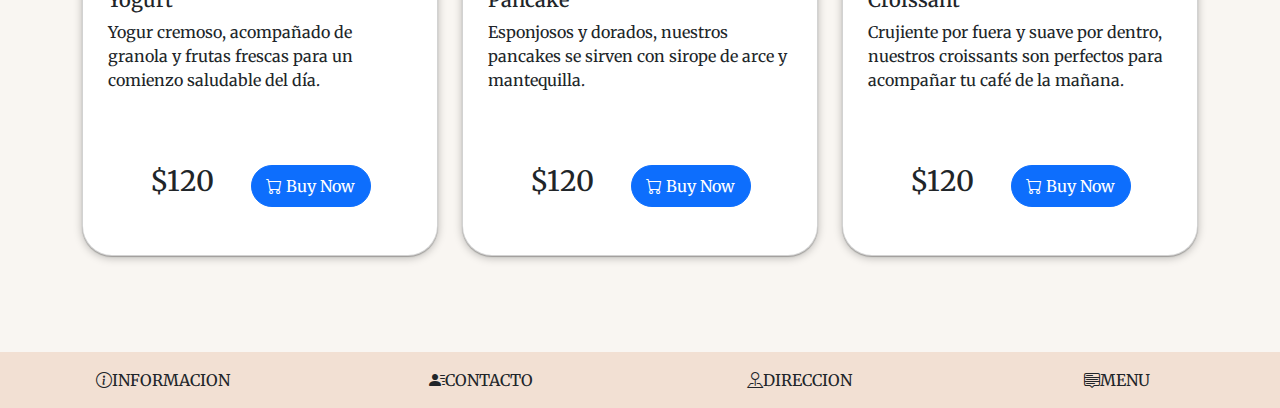
<file: index4.html>
<!DOCTYPE html>
<html lang="en">
<head>
    <meta charset="UTF-8">
    <meta name="viewport" content="width=device-width, initial-scale=1.0">
    <link rel="stylesheet" href="css/bootstrap.min.css">
    <link rel="stylesheet" href="https://cdn.jsdelivr.net/npm/bootstrap-icons@1.11.3/font/bootstrap-icons.min.css">
    <link rel="stylesheet" href="css/style2.css">
    <title>Document</title>
</head>
<body>
    <nav class="navbar bg-body-tertiary">
        <div class="container-fluid" style="background-color: #f2e0d3;">
          <a class="navbar-brand">
            <img src="Images/descarga.png" alt="" width="60" height="55">
          </a>
          <form class="d-flex" role="search">
            <div class="dropdown">
                <button class="btn" type="button" data-bs-toggle="dropdown" aria-expanded="false">
                    <i class="bi bi-search me-2 icon" style="align-self: center;"></i> 
                </button>
                <ul class="dropdown-menu">
                    <div class="col"><a href="../index3.html" class="text-decoration-none text-dark text-center p-3">Cafe</a></div>
                  <div class="col"><a href="../index4.html" class="text-decoration-none text-dark text-center p-3">Desayuno</a></div>
                  <div class="col"><a href="../index5.html" class="text-decoration-none text-dark text-center p-3">Almuerzo</a></div>
                </ul>
              </div>
            <i class="bi bi-cart4 icon" style="max-width: 55px; padding-top: 5px;"></i>
            <div class="col d-flex justify-content-center align-items-center"><a href="../index2.html"> <i class="bi bi-grid-3x3-gap icon" style="color: black;"></i></a></div>
          </form>
        </div>
      </nav>
    <!-- body -->
    <div class="container py-5">
        <h1 class="text-center encabezado">Destino desayuno</h1> 
        <div class="row row-cols-1 row-cols-md-3 g-4 py-5">
            <div class="col">
                <div class="card"> 
                    <img src="Images/css2/crepa.jpg" alt="">
                    <div class="card-body">
                        <h5 class="card-title">Crepa</h5>
                        <p class="card-text">Delgadas y suaves, nuestras crepas pueden ser rellenas con ingredientes dulces o salados según tu preferencia.</p>
                    </div>
                    <div class="d-flex justify-content-around m-5">
                        <h3>$120</h3>
                        <button class="btn btn-primary">
                            <i class="bi bi-cart"></i> Buy Now
                        </button>
                    </div>
                </div>
            </div>
            <div class="col">
                <div class="card"> 
                    <img src="Images/css2/mofins.jpg" alt="">
                    <div class="card-body">
                        <h5 class="card-title">Muffin</h5>
                        <p class="card-text">Muffins recién horneados, suaves y llenos de sabor, perfectos para un desayuno rápido pero delicioso.</p>
                    </div>
                    <div class="d-flex justify-content-around m-5">
                        <h3>$120</h3>
                        <button class="btn btn-primary">
                            <i class="bi bi-cart"></i> Buy Now
                        </button>
                    </div>
                </div>
            </div>
            <div class="col">
                <div class="card"> 
                    <img src="Images/css2/huevos.jpg" alt="">
                    <div class="card-body">
                        <h5 class="card-title">Clásico</h5>
                        <p class="card-text">Disfruta de un desayuno tradicional con nuestras tostadas, huevo y tocino todo cocinado perfectamente.</p>
                    </div>
                    <div class="d-flex justify-content-around m-5">
                        <h3>$120</h3>
                        <button class="btn btn-primary">
                            <i class="bi bi-cart"></i> Buy Now
                        </button>
                    </div>
                </div>
            </div>
            <div class="col">
                <div class="card"> 
                    <img src="Images/css2/yugourt.jpg" alt="">
                    <div class="card-body">
                        <h5 class="card-title">Yogurt</h5>
                        <p class="card-text">Yogur cremoso, acompañado de granola y frutas frescas para un comienzo saludable del día.</p>
                    </div>
                    <div class="d-flex justify-content-around m-5">
                        <h3>$120</h3>
                        <button class="btn btn-primary">
                            <i class="bi bi-cart"></i> Buy Now
                        </button>
                    </div>
                </div>
            </div>
            <div class="col">
                <div class="card"> 
                    <img src="Images/css2/pancake.jpg" alt="">
                    <div class="card-body">
                        <h5 class="card-title">Pancake</h5>
                        <p class="card-text">Esponjosos y dorados, nuestros pancakes se sirven con sirope de arce y mantequilla.</p>
                    </div>
                    <div class="d-flex justify-content-around m-5">
                        <h3>$120</h3>
                        <button class="btn btn-primary">
                            <i class="bi bi-cart"></i> Buy Now
                        </button>
                    </div>
                </div>
            </div>
            <div class="col">
                <div class="card"> 
                    <img src="Images/css2/cancrejo.jpg" alt="">
                    <div class="card-body">
                        <h5 class="card-title">Croissant</h5>
                        <p class="card-text">Crujiente por fuera y suave por dentro, nuestros croissants son perfectos para acompañar tu café de la mañana.</p>
                    </div>
                    <div class="d-flex justify-content-around m-5">
                        <h3>$120</h3>
                        <button class="btn btn-primary">
                            <i class="bi bi-cart"></i> Buy Now
                        </button>
                    </div>
                </div>
            </div>
        </div>
    </div>











<!-- barra final -->
    <footer>
        <div class="container-fluid p-3 text-center" style="background-color: #f2e0d3;">
          <div class="row">
            <div class="col"><a href="#" class="text-decoration-none text-dark"><i class="bi bi-info-circle"></i>INFORMACION</a></div>
            <div class="col"><a href="#" class="text-decoration-none text-dark"><i class="bi bi-person-lines-fill"></i>CONTACTO</a></div>
            <div class="col"><a href="#" class="text-decoration-none text-dark"><i class="bi bi-pin-map"></i>DIRECCION</a></div>
            <div class="col"><a href="../index1.html" class="text-decoration-none text-dark"><i class="bi bi-menu-up"></i>MENU</a></div>
          </div>

        </div>
      </footer>

  </div>
  <script src="https://cdn.jsdelivr.net/npm/bootstrap@5.3.3/dist/js/bootstrap.bundle.min.js" integrity="sha384-YvpcrYf0tY3lHB60NNkmXc5s9fDVZLESaAA55NDzOxhy9GkcIdslK1eN7N6jIeHz" crossorigin="anonymous"></script>
    
</body>
</html>
</file>
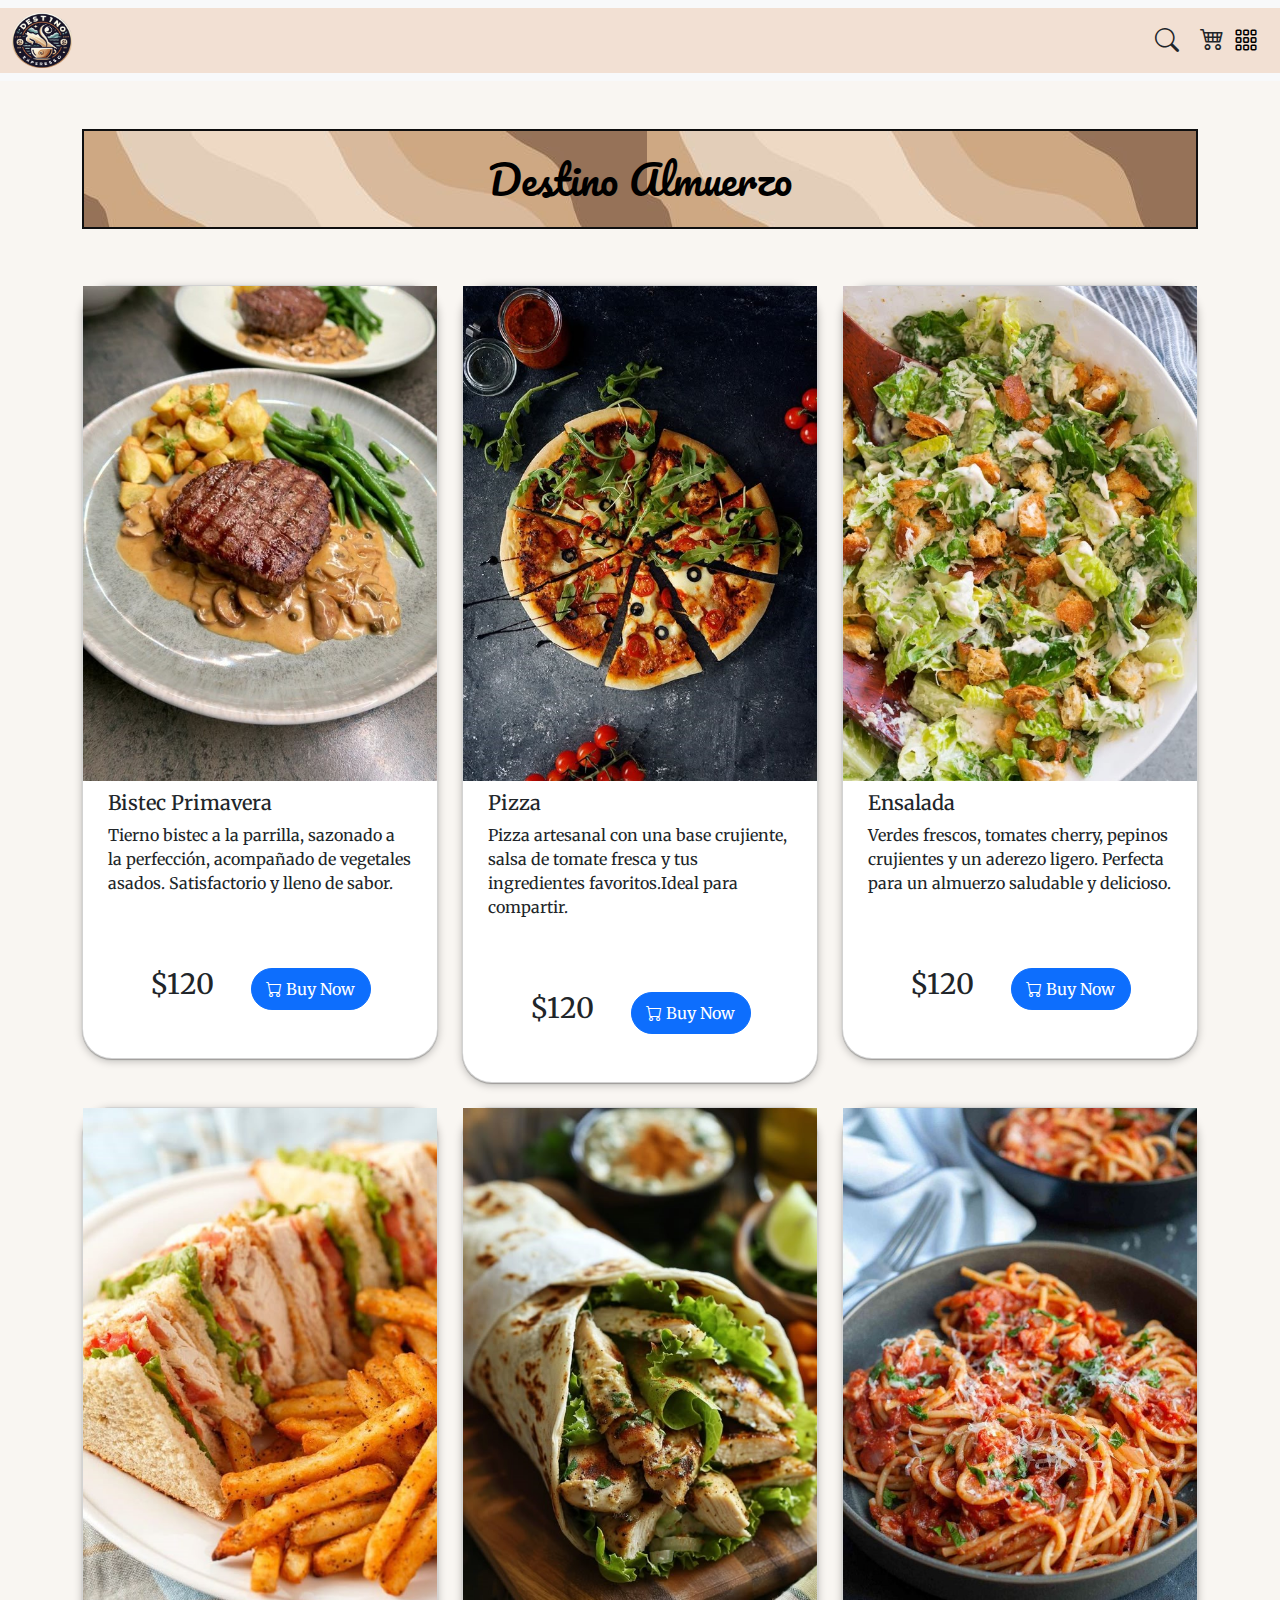
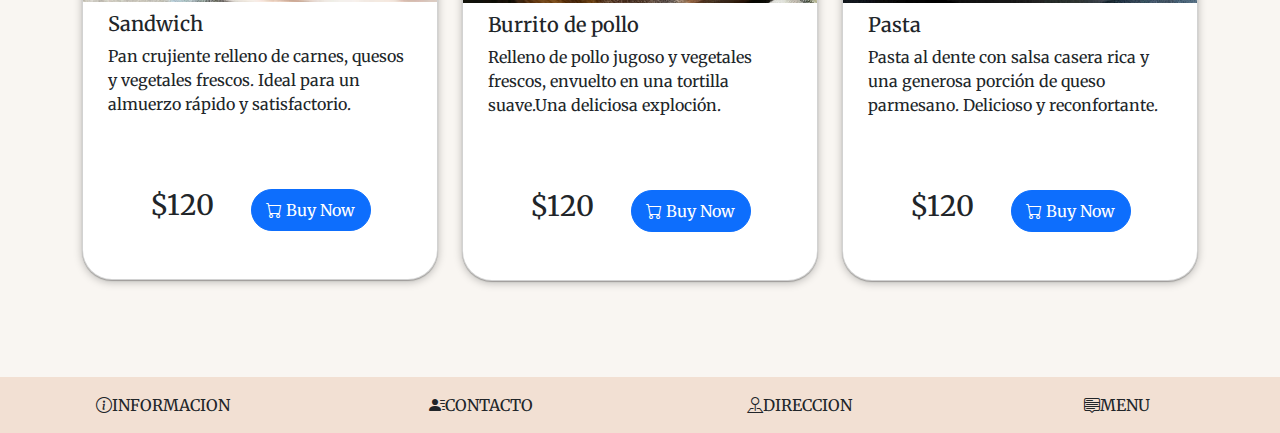
<file: index5.html>
<!DOCTYPE html>
<html lang="en">
<head>
    <meta charset="UTF-8">
    <meta name="viewport" content="width=device-width, initial-scale=1.0">
    <link rel="stylesheet" href="css/bootstrap.min.css">
    <link rel="stylesheet" href="https://cdn.jsdelivr.net/npm/bootstrap-icons@1.11.3/font/bootstrap-icons.min.css">
    <link rel="stylesheet" href="css/style2.css">
    <title>Document</title>
</head>
<body>     
    <nav class="navbar bg-body-tertiary">
        <div class="container-fluid" style="background-color: #f2e0d3;">
          <a class="navbar-brand">
            <img src="Images/descarga.png" alt="" width="60" height="55">
          </a>
          <form class="d-flex" role="search">
            <div class="dropdown">
                <button class="btn" type="button" data-bs-toggle="dropdown" aria-expanded="false">
                    <i class="bi bi-search me-2 icon" style="align-self: center;"></i> 
                </button>
                <ul class="dropdown-menu">
                    <div class="col"><a href="../index3.html" class="text-decoration-none text-dark text-center p-3">Cafe</a></div>
                  <div class="col"><a href="../index4.html" class="text-decoration-none text-dark text-center p-3">Desayuno</a></div>
                  <div class="col"><a href="../index5.html" class="text-decoration-none text-dark text-center p-3">Almuerzo</a></div>
                </ul>
              </div>
            <i class="bi bi-cart4 icon" style="max-width: 55px; padding-top: 5px;"></i>
            <div class="col d-flex justify-content-center align-items-center"><a href="../index2.html"> <i class="bi bi-grid-3x3-gap icon" style="color: black;"></i></a></div>
          </form>
        </div>
      </nav>
    <!-- body -->
    <div class="container py-5">
        <h1 class="text-center encabezado">Destino Almuerzo</h1> <!-- Cambiado a "Destino Almuerzo" -->
        <div class="row row-cols-1 row-cols-md-3 g-4 py-5">
            <div class="col">
                <div class="card"> 
                    <img src="Images/css2/bistec.jpg" alt="">
                    <div class="card-body">
                        <h5 class="card-title">Bistec Primavera</h5>
                        <p class="card-text">Tierno bistec a la parrilla, sazonado a la perfección, acompañado de vegetales asados. Satisfactorio y lleno de sabor.</p>
                    </div>
                    <div class="d-flex justify-content-around m-5">
                        <h3>$120</h3>
                        <button class="btn btn-primary">
                            <i class="bi bi-cart"></i> Buy Now
                        </button>
                    </div>
                </div>
            </div>
            <div class="col">
                <div class="card"> 
                    <img src="Images/css2/pizza.jpg" alt="">
                    <div class="card-body">
                        <h5 class="card-title">Pizza</h5>
                        <p class="card-text">Pizza artesanal con una base crujiente, salsa de tomate fresca y tus ingredientes favoritos.Ideal para compartir.</p>
                    </div>
                    <div class="d-flex justify-content-around m-5">
                        <h3>$120</h3>
                        <button class="btn btn-primary">
                            <i class="bi bi-cart"></i> Buy Now
                        </button>
                    </div>
                </div>
            </div>
            <div class="col">
                <div class="card"> 
                    <img src="Images/css2/ensalada.jpg" alt="">
                    <div class="card-body">
                        <h5 class="card-title">Ensalada</h5>
                        <p class="card-text">Verdes frescos, tomates cherry, pepinos crujientes y un aderezo ligero. Perfecta para un almuerzo saludable y delicioso.</p>
                    </div>
                    <div class="d-flex justify-content-around m-5">
                        <h3>$120</h3>
                        <button class="btn btn-primary">
                            <i class="bi bi-cart"></i> Buy Now
                        </button>
                    </div>
                </div>
            </div>
            <div class="col">
                <div class="card"> 
                    <img src="Images/css2/emparedado.jpg" alt="">
                    <div class="card-body">
                        <h5 class="card-title">Sandwich</h5>
                        <p class="card-text">Pan crujiente relleno de carnes, quesos y vegetales frescos. Ideal para un almuerzo rápido y satisfactorio.</p>
                    </div>
                    <div class="d-flex justify-content-around m-5">
                        <h3>$120</h3>
                        <button class="btn btn-primary">
                            <i class="bi bi-cart"></i> Buy Now
                        </button>
                    </div>
                </div>
            </div>
            <div class="col">
                <div class="card"> 
                    <img src="Images/css2/buurritttttto.jpg" alt="">
                    <div class="card-body">
                        <h5 class="card-title">Burrito de pollo</h5>
                        <p class="card-text">Relleno de pollo jugoso y vegetales frescos, envuelto en una tortilla suave.Una deliciosa exploción.</p>
                    </div>
                    <div class="d-flex justify-content-around m-5">
                        <h3>$120</h3>
                        <button class="btn btn-primary">
                            <i class="bi bi-cart"></i> Buy Now
                        </button>
                    </div>
                </div>
            </div>
            <div class="col">
                <div class="card"> 
                    <img src="Images/css2/Pasta 2.jpg" alt="">
                    <div class="card-body">
                        <h5 class="card-title">Pasta</h5>
                        <p class="card-text">Pasta al dente con salsa casera rica y una generosa porción de queso parmesano. Delicioso y reconfortante.</p>
                    </div>
                    <div class="d-flex justify-content-around m-5">
                        <h3>$120</h3>
                        <button class="btn btn-primary">
                            <i class="bi bi-cart"></i> Buy Now
                        </button>
                    </div>
                </div>
            </div>

        </div>
    </div>










    <!-- barra final -->
    <footer>
        <div class="container-fluid p-3 text-center" style="background-color: #f2e0d3;">
          <div class="row">
            <div class="col"><a href="#" class="text-decoration-none text-dark"><i class="bi bi-info-circle"></i>INFORMACION</a></div>
            <div class="col"><a href="#" class="text-decoration-none text-dark"><i class="bi bi-person-lines-fill"></i>CONTACTO</a></div>
            <div class="col"><a href="#" class="text-decoration-none text-dark"><i class="bi bi-pin-map"></i>DIRECCION</a></div>
            <div class="col"><a href="../index1.html" class="text-decoration-none text-dark"><i class="bi bi-menu-up"></i>MENU</a></div>
          </div>

        </div>
      </footer>

  </div>
  <script src="https://cdn.jsdelivr.net/npm/bootstrap@5.3.3/dist/js/bootstrap.bundle.min.js" integrity="sha384-YvpcrYf0tY3lHB60NNkmXc5s9fDVZLESaAA55NDzOxhy9GkcIdslK1eN7N6jIeHz" crossorigin="anonymous"></script>
 
    

    
</body>
</html>
</file>
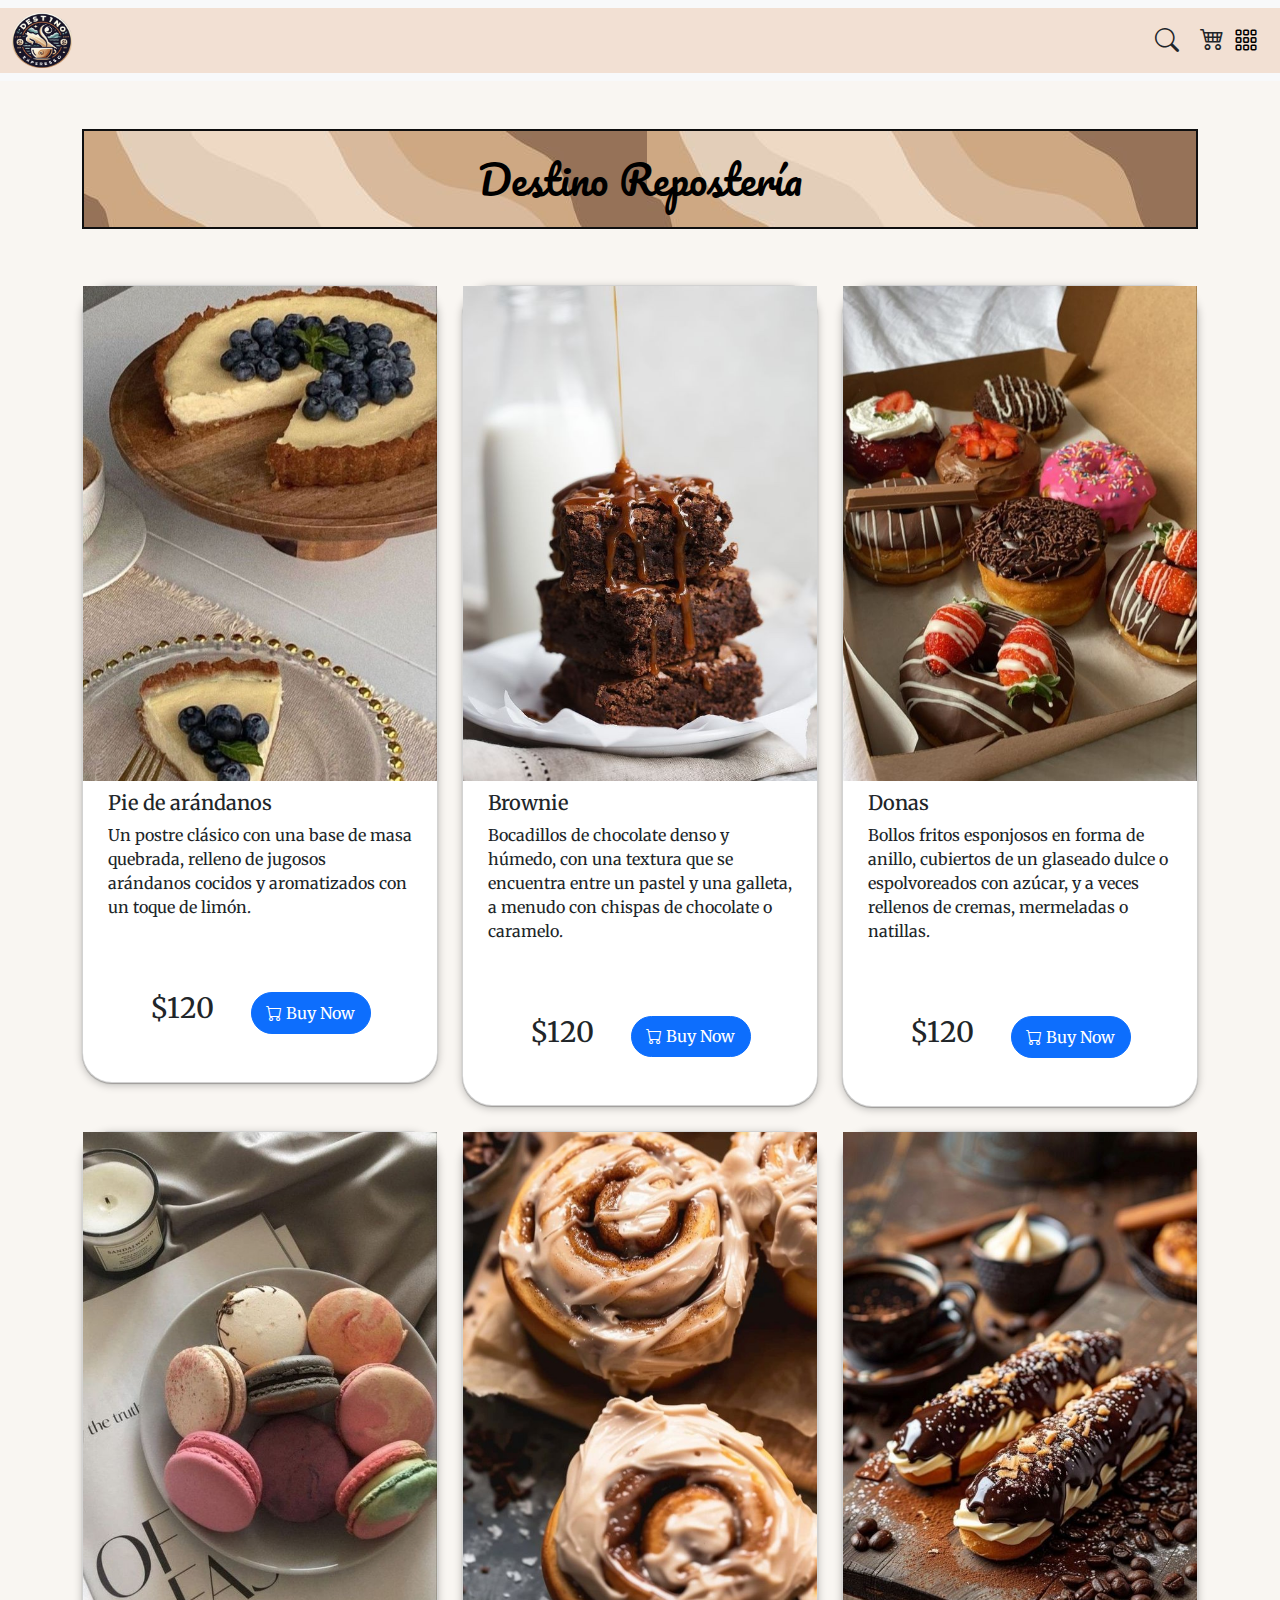
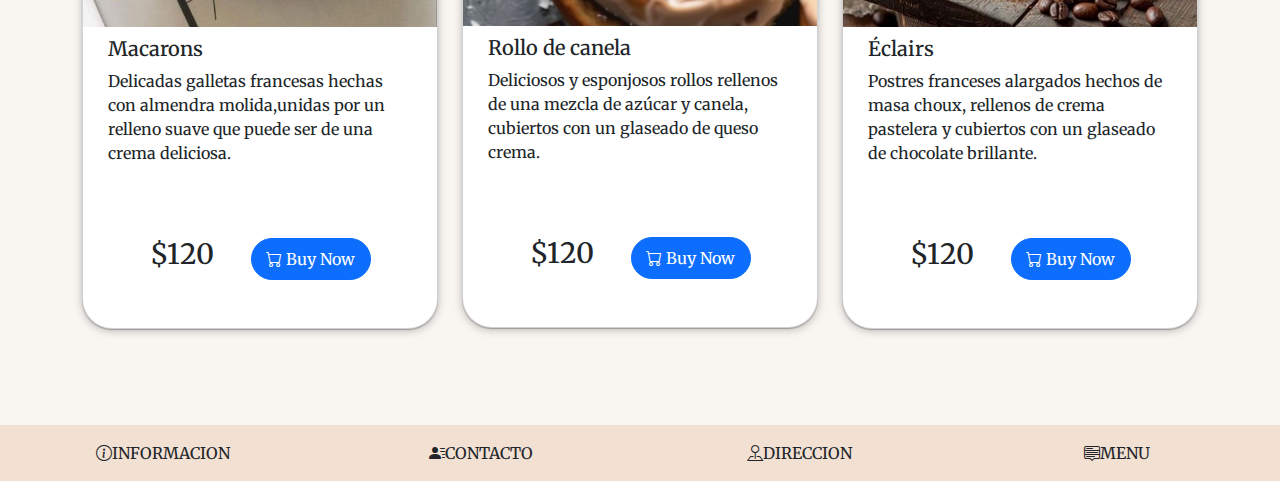
<file: index6.html>
<!DOCTYPE html>
<html lang="en">
<head>
    <meta charset="UTF-8">
    <title>Document</title>
    <meta charset="UTF-8">
    <meta name="viewport" content="width=device-width, initial-scale=1.0">
    <link rel="stylesheet" href="css/bootstrap.min.css">
    <link rel="stylesheet" href="https://cdn.jsdelivr.net/npm/bootstrap-icons@1.11.3/font/bootstrap-icons.min.css">
    <link rel="stylesheet" href="css/style2.css">
</head>
<body>
    <nav class="navbar bg-body-tertiary">
        <div class="container-fluid" style="background-color: #f2e0d3;">
          <a class="navbar-brand">
            <img src="Images/descarga.png" alt="" width="60" height="55">
          </a>
          <form class="d-flex" role="search">
            <div class="dropdown">
                <button class="btn" type="button" data-bs-toggle="dropdown" aria-expanded="false">
                    <i class="bi bi-search me-2 icon" style="align-self: center;"></i> 
                </button>
                <ul class="dropdown-menu">
                    <div class="col"><a href="../index3.html" class="text-decoration-none text-dark text-center p-3">Cafe</a></div>
                  <div class="col"><a href="../index4.html" class="text-decoration-none text-dark text-center p-3">Desayuno</a></div>
                  <div class="col"><a href="../index5.html" class="text-decoration-none text-dark text-center p-3">Almuerzo</a></div>
                  <div class="col"><a href="../index6.html" class="text-decoration-none text-dark text-center p-3">Repostería</a></div>
                </ul>
              </div>
            <i class="bi bi-cart4 icon"style="max-width: 55px; padding-top: 5px;"></i>
            <div class="col d-flex justify-content-center align-items-center"><a href="../index1.html"> <i class="bi bi-grid-3x3-gap icon" style="color: black;"></i></a></div>
          </form>
        </div>
      </nav>
      <!-- Reposteria -->
    <div class="container py-5">
        <h1 class="text-center encabezado">Destino Repostería</h1>
        <div class="row row-cols-1 row-cols-md-3 g-4 py-5">
            <div class="col">
                <div class="card"> 
                <img src="Images/css2/Pie.jpg" alt="">
                <div class="card-body">
                    <h5 class="card-title">Pie de arándanos</h5>
                    <p class="card-text">Un postre clásico con una base de masa quebrada, relleno de jugosos arándanos cocidos y aromatizados con un toque de limón.</p>
                </div>
                <div class="d-flex justify-content-around m-5">
                    <h3>$120</h3>
                    <button class="btn btn-primary">
                    <i class="bi bi-cart"></i> Buy Now
                    </button>
                </div>
                </div>
            </div>
            <div class="col">
                <div class="card"> 
                <img src="Images/css2/browni.jpg" alt="">
                <div class="card-body">
                    <h5 class="card-title">Brownie</h5>
                    <p class="card-text">Bocadillos de chocolate denso y húmedo, con una textura que se encuentra entre un pastel y una galleta, a menudo con chispas de chocolate o caramelo.</p>
                </div>
                <div class="d-flex justify-content-around m-5">
                    <h3>$120</h3>
                    <button class="btn btn-primary">
                    <i class="bi bi-cart"></i> Buy Now
                    </button>
                </div>
                </div>
            </div>
            <div class="col">
                <div class="card"> 
                <img src="Images/css2/donas.jpg" alt="">
                <div class="card-body">
                    <h5 class="card-title">Donas</h5>
                    <p class="card-text">Bollos fritos esponjosos en forma de anillo, cubiertos de un glaseado dulce o espolvoreados con azúcar, y a veces rellenos de cremas, mermeladas o natillas.</p>
                </div>
                <div class="d-flex justify-content-around m-5">
                    <h3>$120</h3>
                    <button class="btn btn-primary">
                    <i class="bi bi-cart"></i> Buy Now
                    </button>
                </div>
                </div>
            </div>
            <div class="col">
                <div class="card"> 
                <img src="Images/css2/maaroons.jpg" alt="">
                <div class="card-body">
                    <h5 class="card-title">Macarons</h5>
                    <p class="card-text">Delicadas galletas francesas hechas con almendra molida,unidas por un relleno suave que puede ser de una crema deliciosa.</p>
                </div>
                <div class="d-flex justify-content-around m-5">
                    <h3>$120</h3>
                    <button class="btn btn-primary">
                    <i class="bi bi-cart"></i> Buy Now
                    </button>
                </div>
                </div>
            </div>
            <div class="col">
                <div class="card"> 
                <img src="Images/css2/rollo de canela.jpg" alt="">
                <div class="card-body">
                    <h5 class="card-title">Rollo de canela</h5>
                    <p class="card-text">Deliciosos y esponjosos rollos rellenos de una mezcla de azúcar y canela, cubiertos con un glaseado de queso crema.</p>
                </div>
                <div class="d-flex justify-content-around m-5">
                    <h3>$120</h3>
                    <button class="btn btn-primary">
                    <i class="bi bi-cart"></i> Buy Now
                    </button>
                </div>
                </div>
            </div>
            <div class="col">
                <div class="card"> 
                <img src="Images/css2/eclairs.jpg" alt="">
                <div class="card-body">
                    <h5 class="card-title">Éclairs</h5>
                    <p class="card-text">Postres franceses alargados hechos de masa choux, rellenos de crema pastelera y cubiertos con un glaseado de chocolate brillante.</p>
                </div>
                <div class="d-flex justify-content-around m-5">
                    <h3>$120</h3>
                    <button class="btn btn-primary">
                    <i class="bi bi-cart"></i> Buy Now
                    </button>
                </div>
                </div>
            </div>
        </div>
       </div>
    





       <footer>
        <div class="container-fluid p-3 text-center" style="background-color: #f2e0d3;">
          <div class="row">
            <div class="col"><a href="#" class="text-decoration-none text-dark"><i class="bi bi-info-circle"></i>INFORMACION</a></div>
            <div class="col"><a href="#" class="text-decoration-none text-dark"><i class="bi bi-person-lines-fill"></i>CONTACTO</a></div>
            <div class="col"><a href="#" class="text-decoration-none text-dark"><i class="bi bi-pin-map"></i>DIRECCION</a></div>
            <div class="col"><a href="../index1.html" class="text-decoration-none text-dark"><i class="bi bi-menu-up"></i>MENU</a></div>
          </div>

        </div>
      </footer>

  </div>
  <script src="https://cdn.jsdelivr.net/npm/bootstrap@5.3.3/dist/js/bootstrap.bundle.min.js" integrity="sha384-YvpcrYf0tY3lHB60NNkmXc5s9fDVZLESaAA55NDzOxhy9GkcIdslK1eN7N6jIeHz" crossorigin="anonymous"></script>
</body>
    
</body>
</html>
</file>
<file: css/style2.css>
@import url('https://fonts.googleapis.com/css2?family=Merriweather:wght@400;700&display=swap');
@import url('https://fonts.googleapis.com/css2?family=Kanit:ital,wght@0,100;0,200;0,300;0,400;0,500;0,600;0,700;0,800;0,900;1,100;1,200;1,300;1,400;1,500;1,600;1,700;1,800;1,900&family=Old+Standard+TT:ital,wght@0,400;0,700;1,400&family=Pacifico&display=swap');
*{
    padding: 0;
    margin: 0;
    box-sizing: border-box;
    font-family: 'Merriweather', serif;
}

body{
    background-color: #f9f6f2;
}
.card-img-top{
    border-radius: 50px;
    padding: 20px;
}
.card{
    border-radius: 30px;
    box-shadow: rgba(0, 0, 0, 0.25) 0px 0.0625em 0.0625em, rgba(0, 0, 0, 0.25) 0px 0.125em 0.5em, rgba(255, 255, 255, 0.1) 0px 0px 0px 1px inset;
}
.card-body{
    padding: 25px;
    margin-top: -15px;
}
.btn-primary{
    border-radius: 50px;
    width: 120px;
}
.btn-primary:hover{
    background-color: blue;
}
h3,h5{
    color: rgba(red, green, blue, alpha);
}
.icon {
    font-size: 24px;
    margin-right: 10px; 
}

.encabezado{
    border: 2px solid #0f0f10; 
    padding: 20px; 
    display: flex; 
    justify-content: center; 
    align-items: center; 
    height: 100px; 
    background-image: url(../Images/fondo.jpg);
}

h1{
    color: #000000;
    font-family: "Pacifico", cursive;
}
</file>
